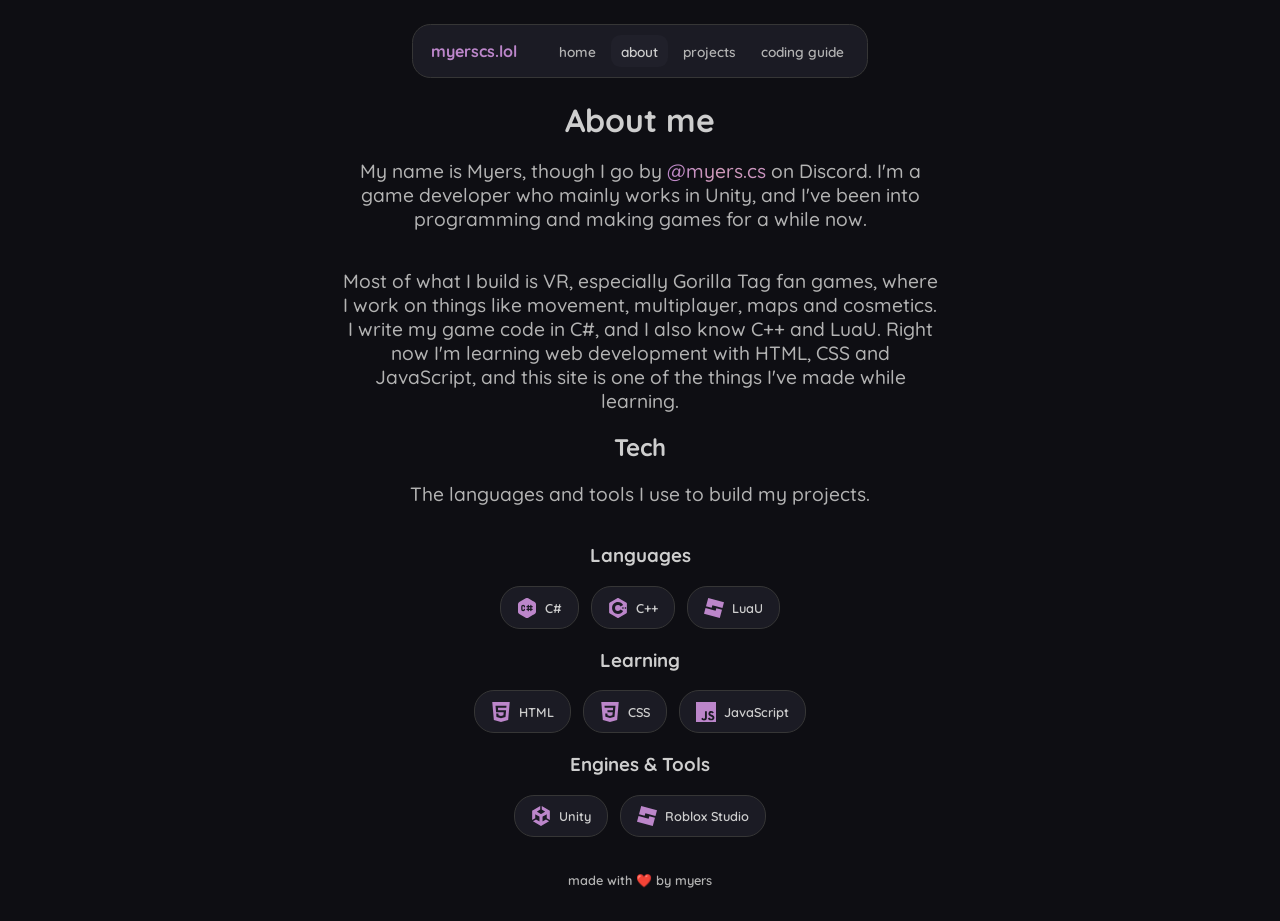
<file: about.html>
<!doctype html>
<html lang="en">
  <head>
    <meta charset="UTF-8" />
    <meta name="viewport" content="width=device-width, initial-scale=1.0" />
    <title>myerscs.lol - about</title>
    <link rel="icon" href="data:image/svg+xml,<svg xmlns='http://www.w3.org/2000/svg' viewBox='0 0 32 32'><rect width='32' height='32' rx='8' fill='%231b1b24'/><text x='16' y='23' font-family='sans-serif' font-weight='700' font-size='20' text-anchor='middle' fill='%23bc86ca'>m</text></svg>" />
    <link rel="stylesheet" href="style.css" />
  </head>
  <body data-page="about">
    <nav class="navbar" id="navbar"></nav>
    <main class="page-transition">
      <div class="centered">
        <h1 style="margin-bottom: 0">About me</h1>
        <p>
          My name is Myers, though I go by
          <span class="accent-gradient">@myers.cs</span> on Discord. I'm a game
          developer who mainly works in Unity, and I've been into programming
          and making games for a while now.
        </p>

        <p>
          Most of what I build is VR, especially Gorilla Tag fan games, where I
          work on things like movement, multiplayer, maps and cosmetics. I write
          my game code in C#, and I also know C++ and LuaU. Right now I'm
          learning web development with HTML, CSS and JavaScript, and this site
          is one of the things I've made while learning.
        </p>

        <h2 style="margin: 0">Tech</h2>
        <p>
          The languages and tools I use to build my projects.
        </p>

        <h3>Languages</h3>
        <div class="link-container">
          <a class="link-button" href="https://learn.microsoft.com/en-us/dotnet/csharp/" target="_blank" rel="noreferrer">
            <div class="link-icon" data-icon="csharp"></div>
            <div class="link-text-container">
              <span class="link-text-upper"></span>
              <span class="link-text-lower">C#</span>
            </div>
          </a>
          <a class="link-button" href="https://isocpp.org" target="_blank" rel="noreferrer">
            <div class="link-icon" data-icon="cplusplus"></div>
            <div class="link-text-container">
              <span class="link-text-upper"></span>
              <span class="link-text-lower">C++</span>
            </div>
          </a>
          <a class="link-button" href="https://luau.org" target="_blank" rel="noreferrer">
            <div class="link-icon" data-icon="robloxstudio"></div>
            <div class="link-text-container">
              <span class="link-text-upper"></span>
              <span class="link-text-lower">LuaU</span>
            </div>
          </a>
        </div>

        <h3>Learning</h3>
        <div class="link-container">
          <a class="link-button" href="https://developer.mozilla.org/en-US/docs/Web/HTML" target="_blank" rel="noreferrer">
            <div class="link-icon" data-icon="html5"></div>
            <div class="link-text-container">
              <span class="link-text-upper"></span>
              <span class="link-text-lower">HTML</span>
            </div>
          </a>
          <a class="link-button" href="https://developer.mozilla.org/en-US/docs/Web/CSS" target="_blank" rel="noreferrer">
            <div class="link-icon" data-icon="css3"></div>
            <div class="link-text-container">
              <span class="link-text-upper"></span>
              <span class="link-text-lower">CSS</span>
            </div>
          </a>
          <a class="link-button" href="https://developer.mozilla.org/en-US/docs/Web/JavaScript" target="_blank" rel="noreferrer">
            <div class="link-icon" data-icon="javascript"></div>
            <div class="link-text-container">
              <span class="link-text-upper"></span>
              <span class="link-text-lower">JavaScript</span>
            </div>
          </a>
        </div>

        <h3>Engines & Tools</h3>
        <div class="link-container">
          <a class="link-button" href="https://unity.com" target="_blank" rel="noreferrer">
            <div class="link-icon" data-icon="unity"></div>
            <div class="link-text-container">
              <span class="link-text-upper"></span>
              <span class="link-text-lower">Unity</span>
            </div>
          </a>
          <a class="link-button" href="https://create.roblox.com" target="_blank" rel="noreferrer">
            <div class="link-icon" data-icon="robloxstudio"></div>
            <div class="link-text-container">
              <span class="link-text-upper"></span>
              <span class="link-text-lower">Roblox Studio</span>
            </div>
          </a>
        </div>
      </div>
    </main>
    <footer class="footer" id="footer"></footer>
    <script src="main.js"></script>
  </body>
</html>
</file>
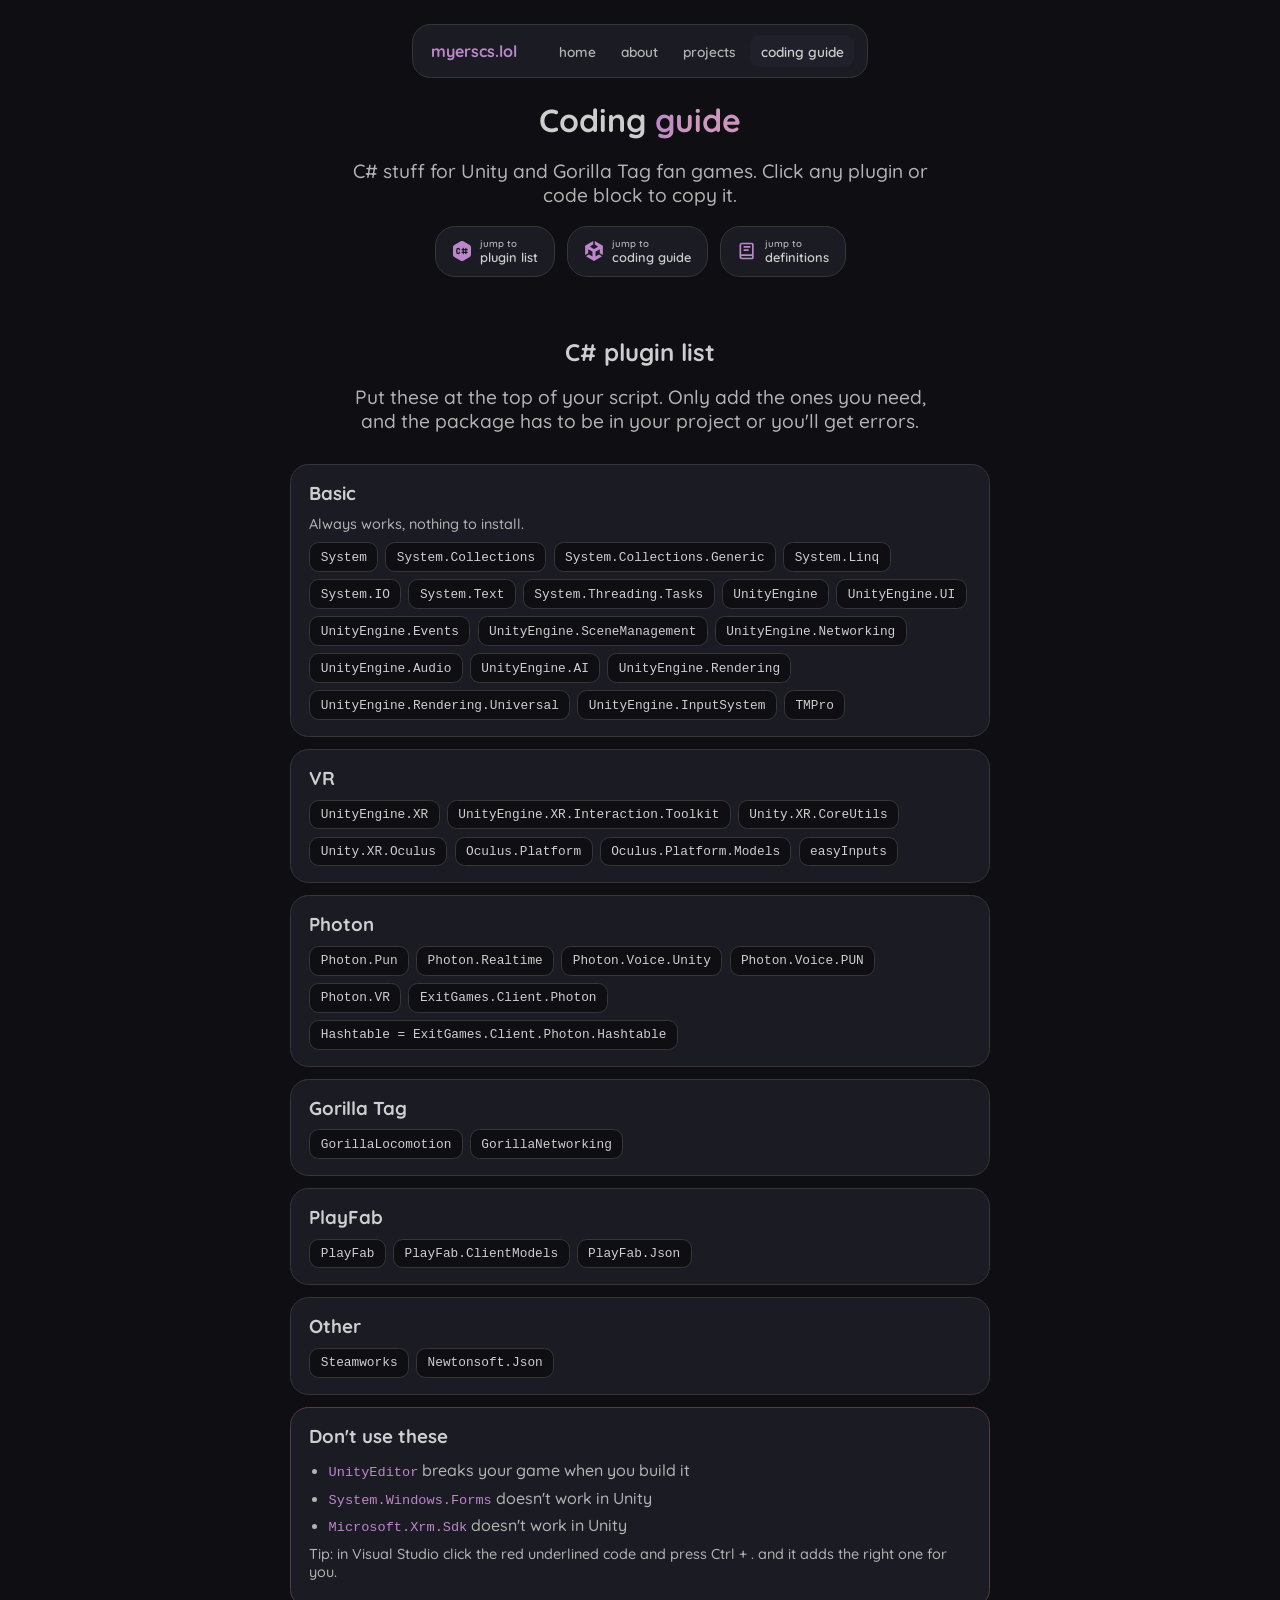
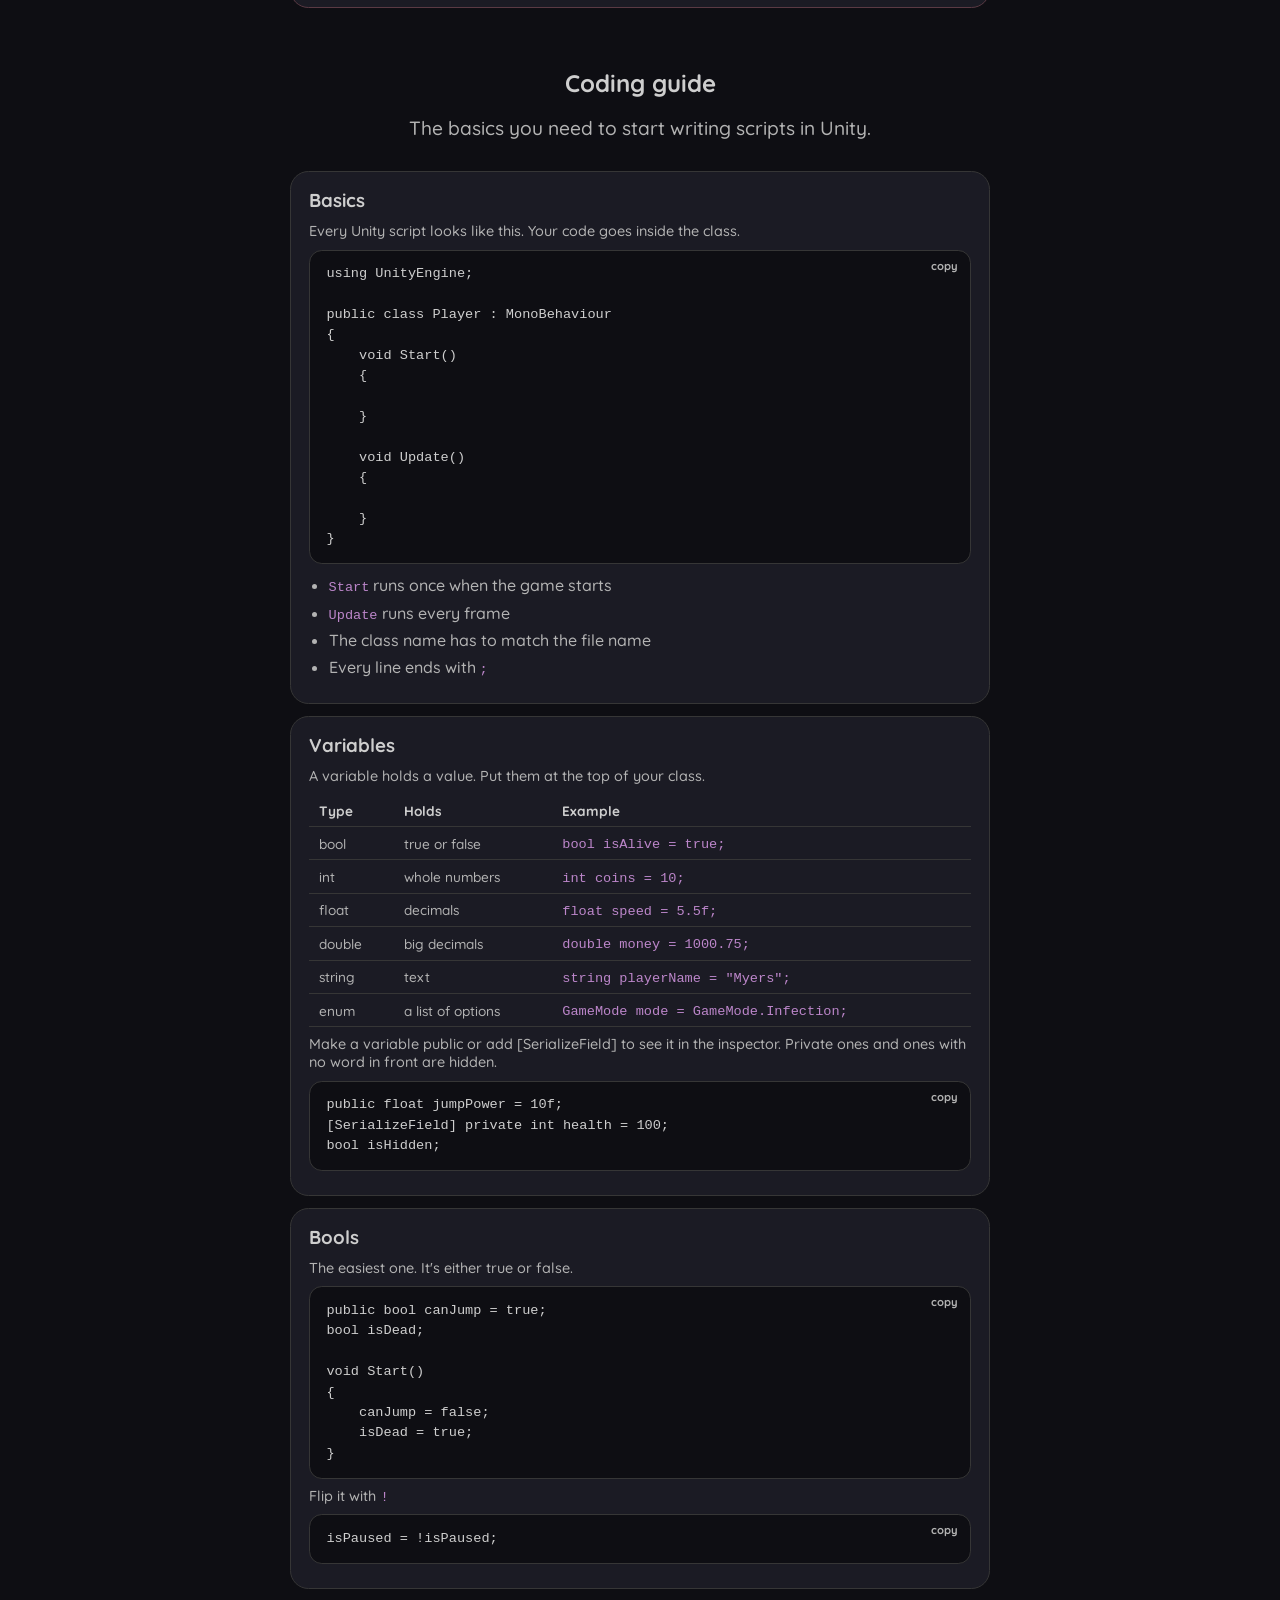
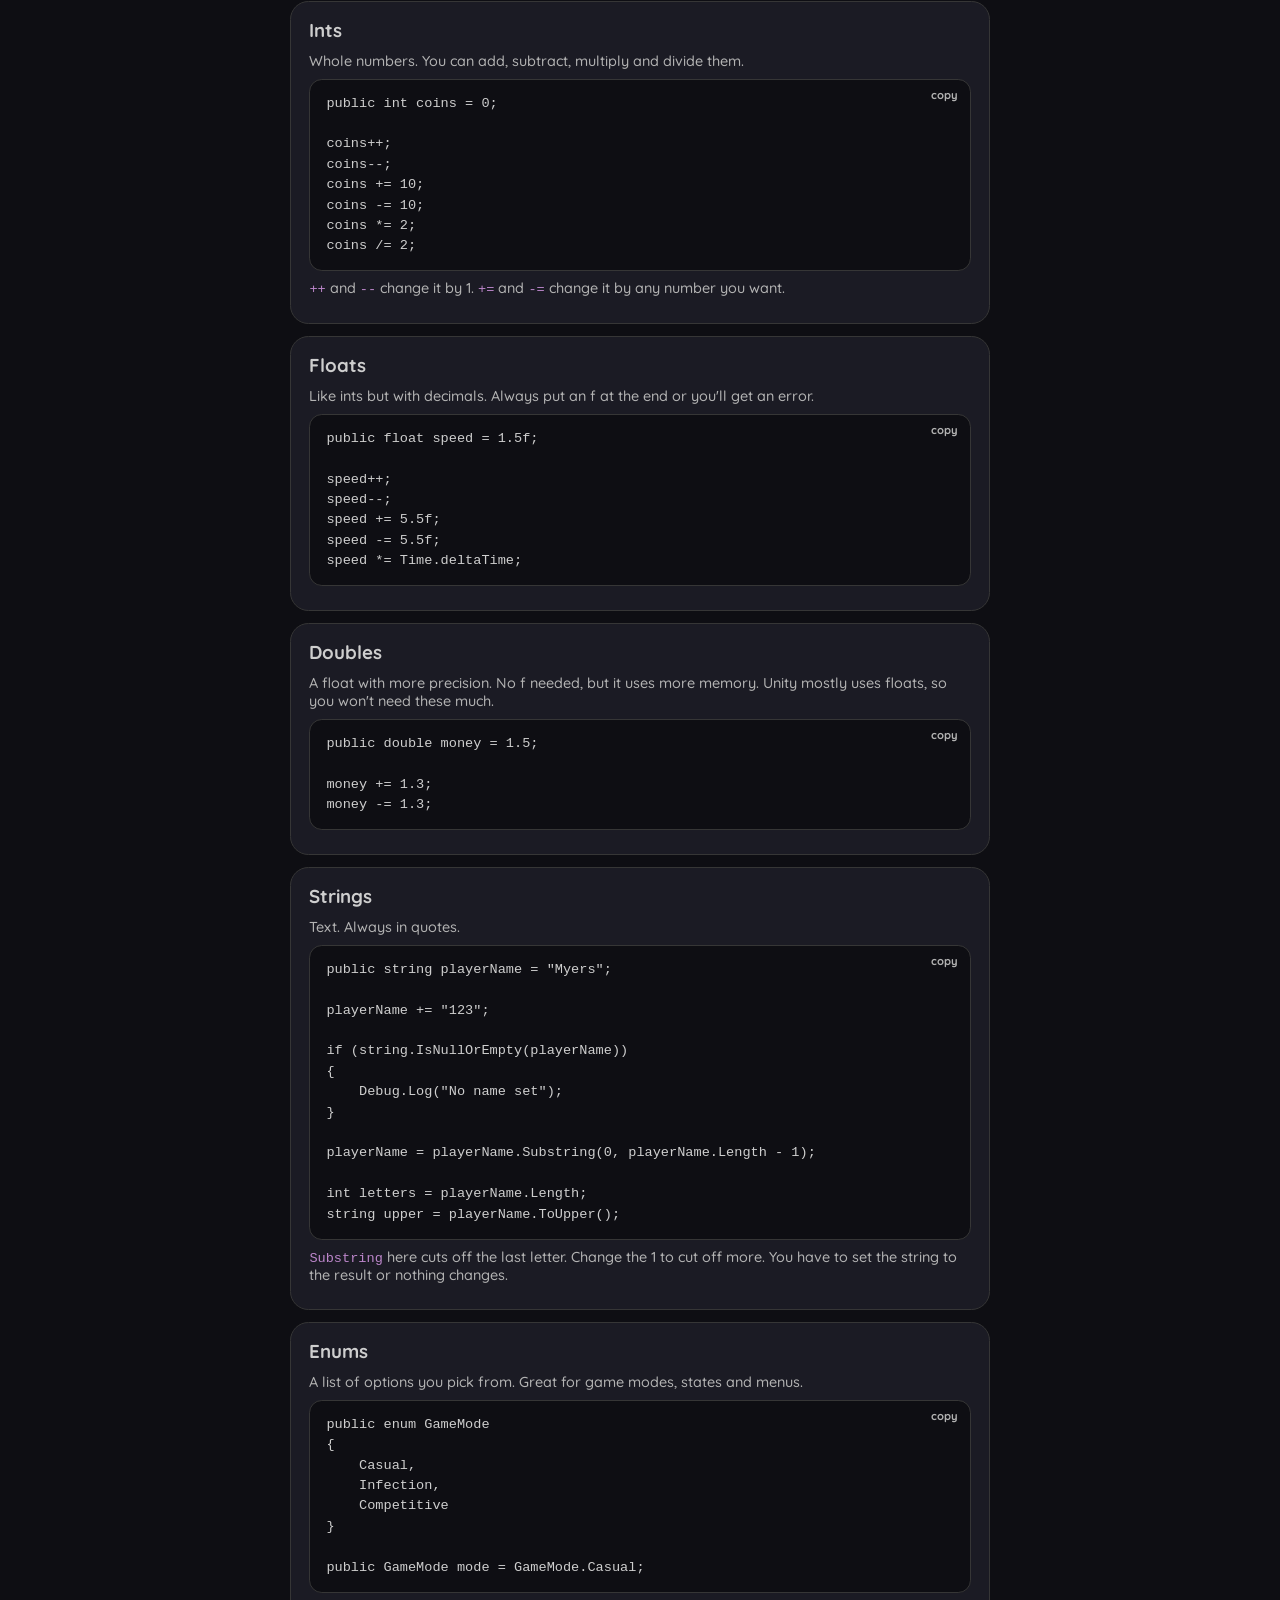
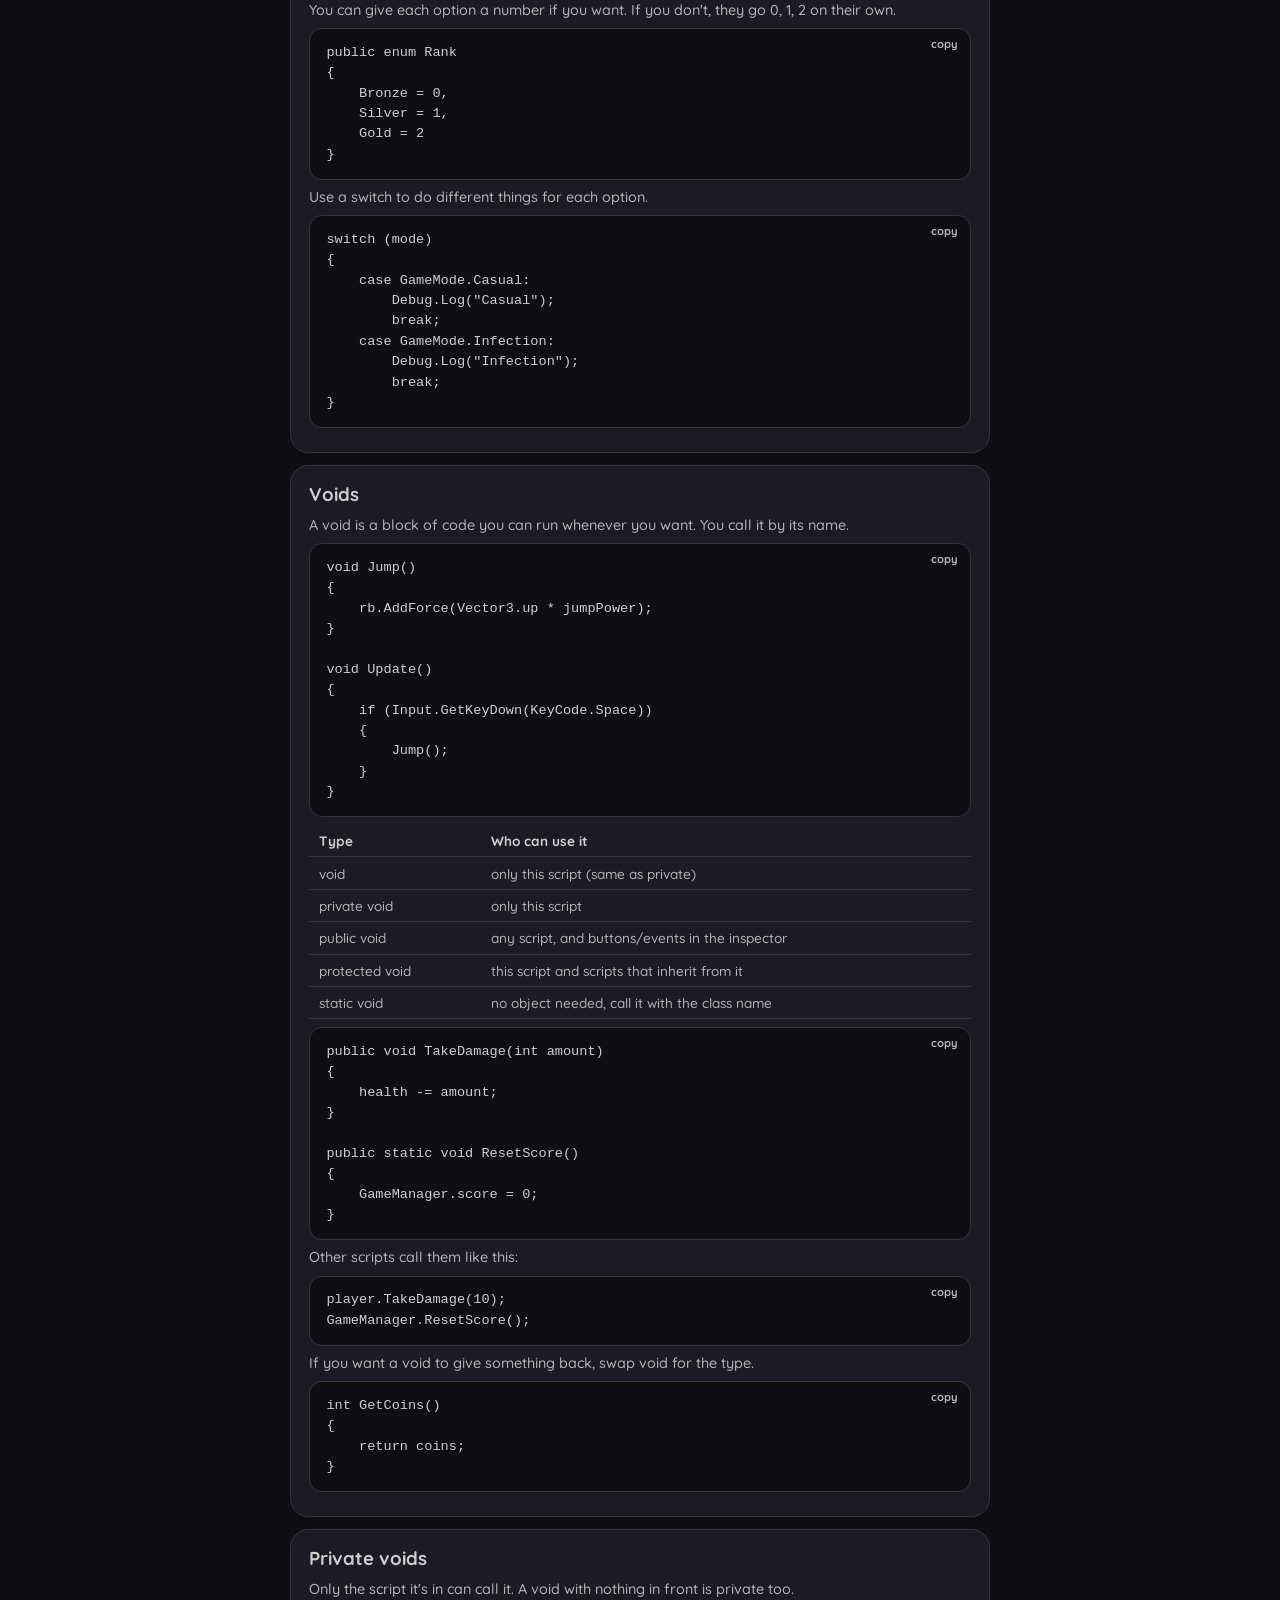
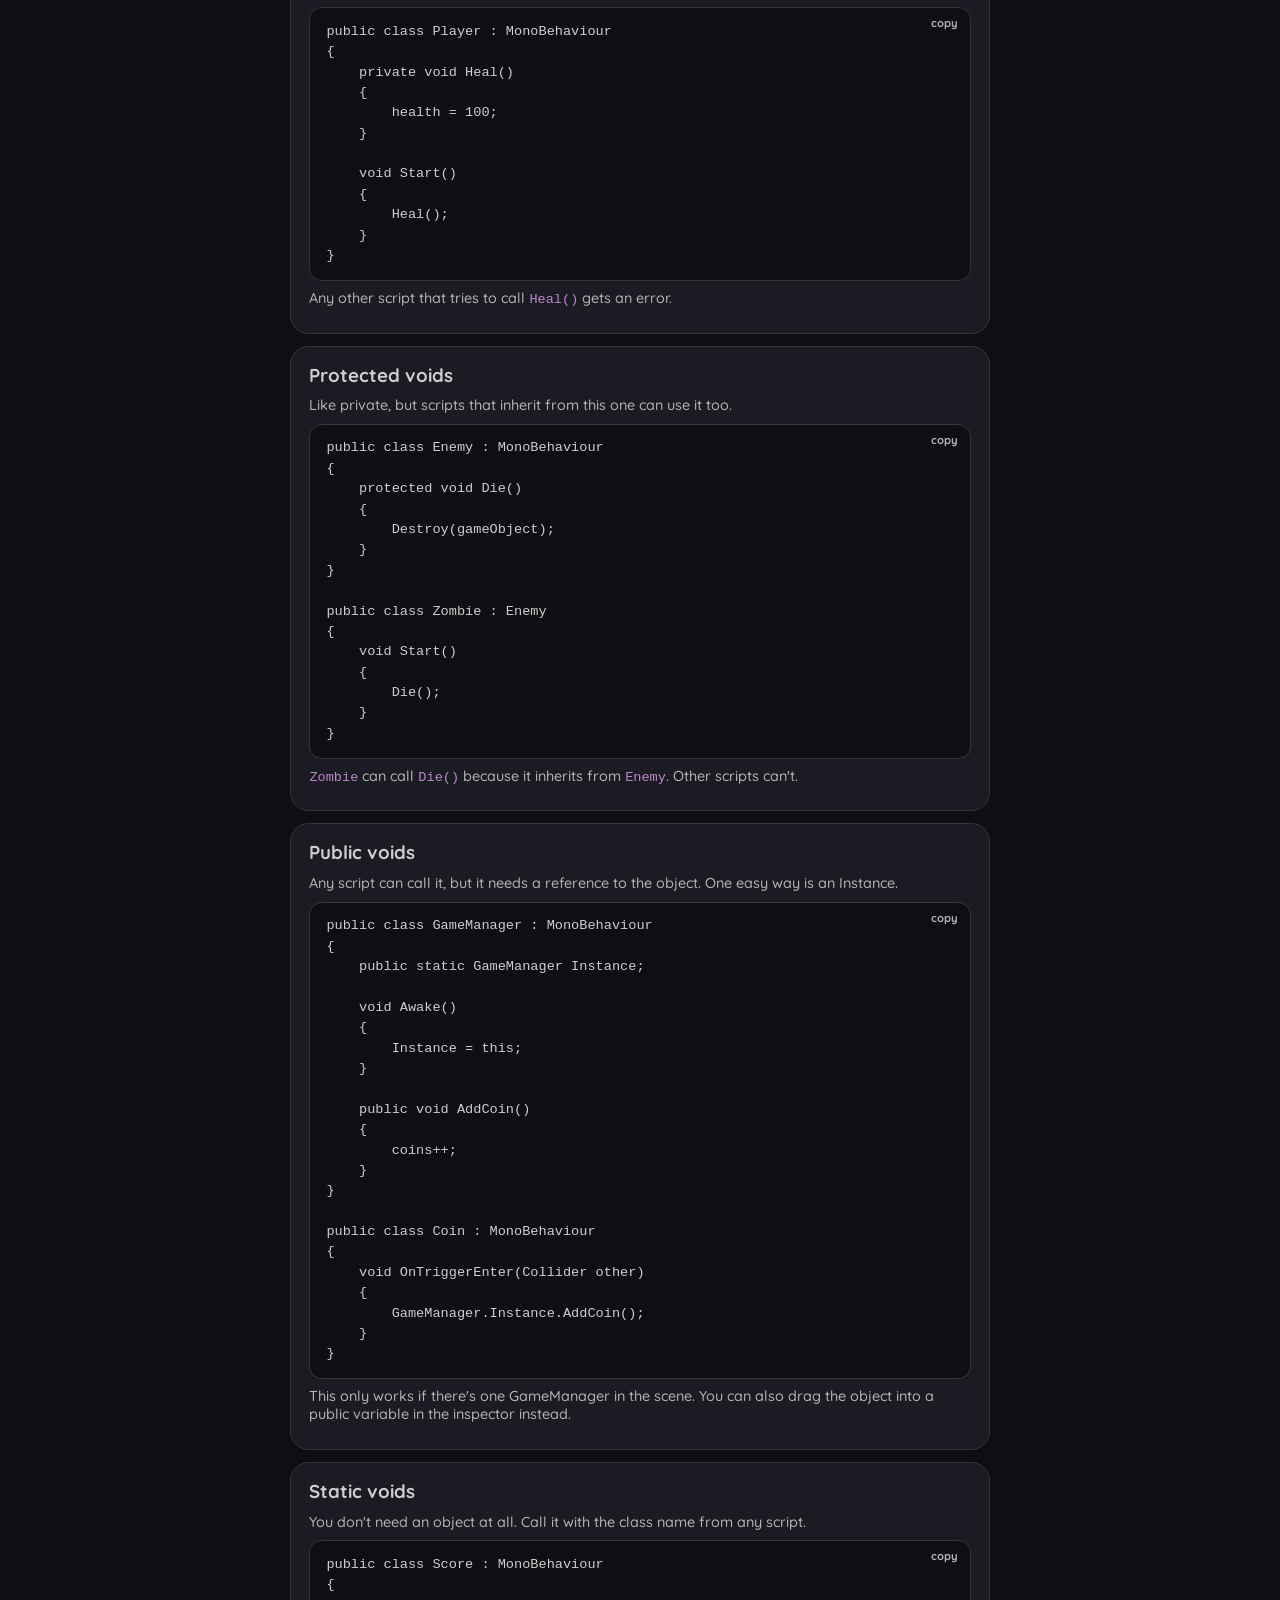
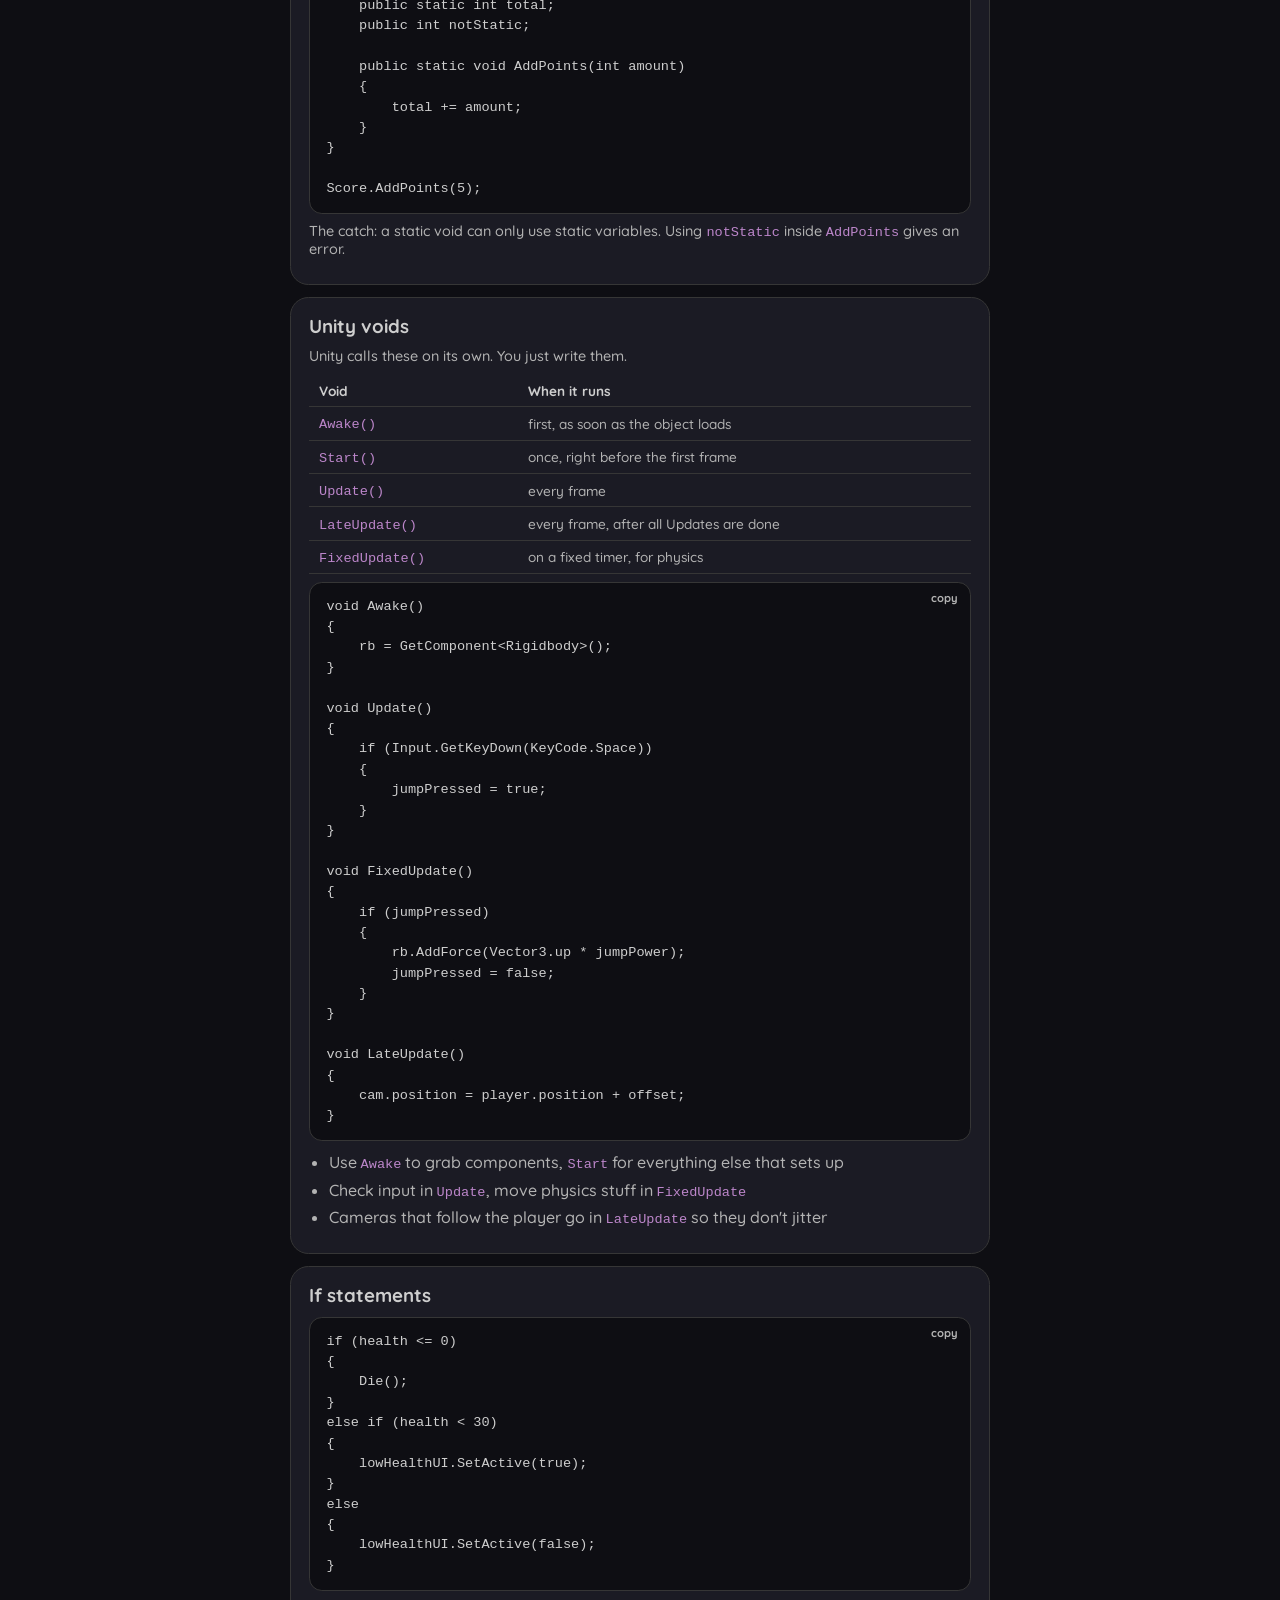
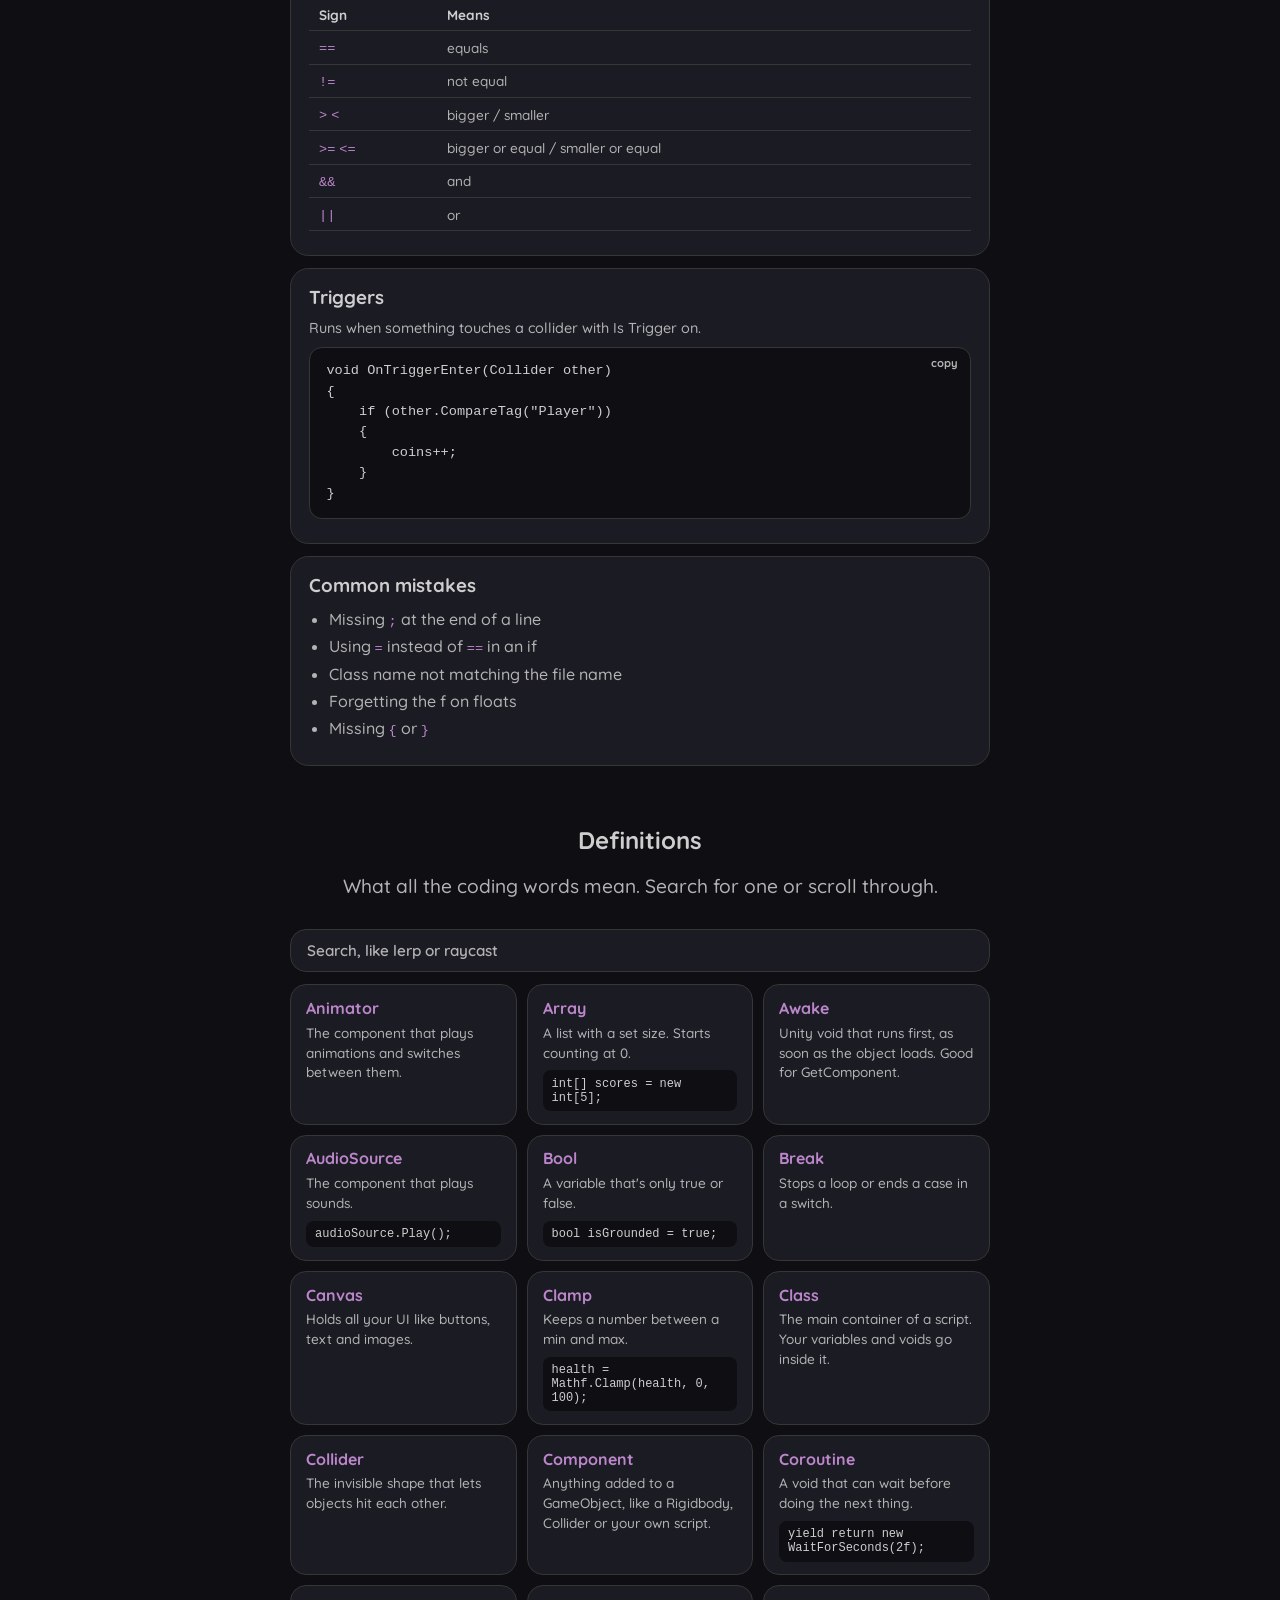
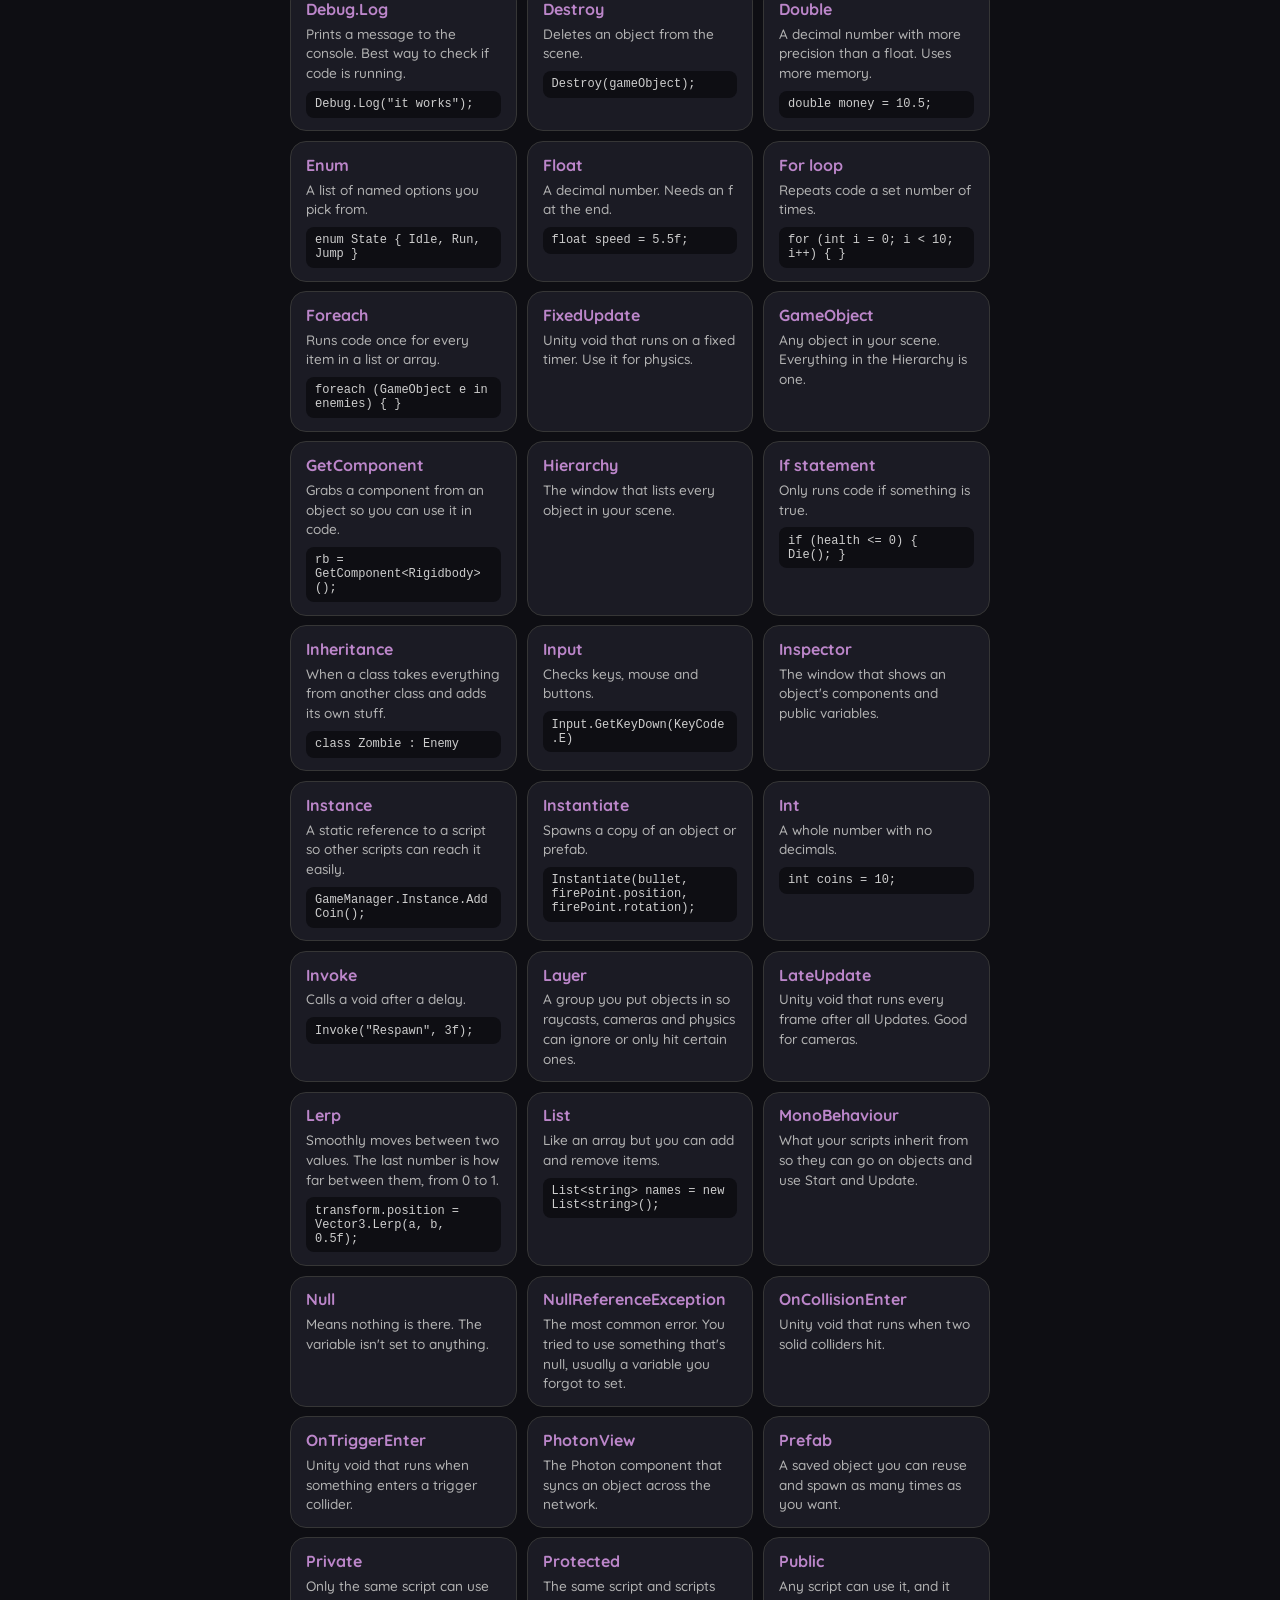
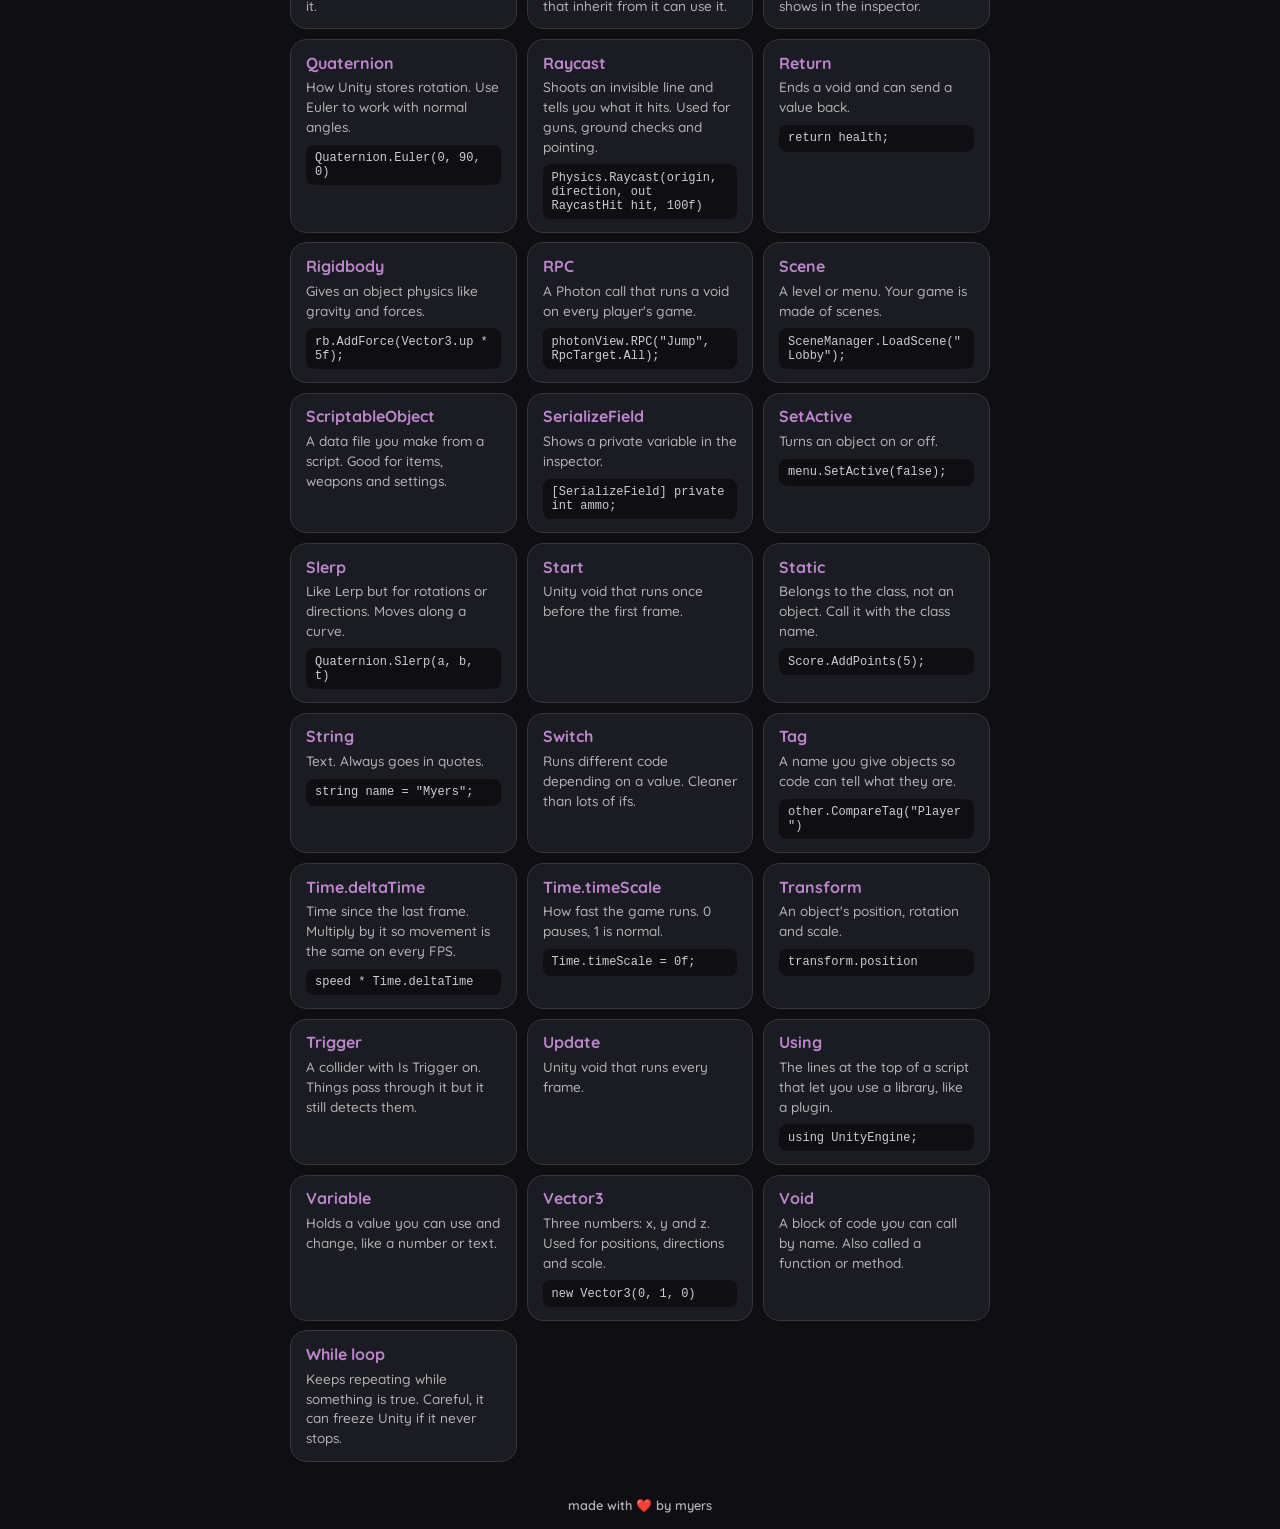
<file: guide.html>
<!doctype html>
<html lang="en">
  <head>
    <meta charset="UTF-8" />
    <meta name="viewport" content="width=device-width, initial-scale=1.0" />
    <title>myerscs.lol - coding guide</title>
    <link rel="icon" href="data:image/svg+xml,<svg xmlns='http://www.w3.org/2000/svg' viewBox='0 0 32 32'><rect width='32' height='32' rx='8' fill='%231b1b24'/><text x='16' y='23' font-family='sans-serif' font-weight='700' font-size='20' text-anchor='middle' fill='%23bc86ca'>m</text></svg>" />
    <link rel="stylesheet" href="style.css" />
  </head>
  <body data-page="coding guide">
    <nav class="navbar" id="navbar"></nav>
    <main class="page-transition">
      <div class="centered">
        <h1 style="margin-bottom: 0">Coding <span class="accent-gradient">guide</span></h1>
        <p>C# stuff for Unity and Gorilla Tag fan games. Click any plugin or code block to copy it.</p>

        <div class="link-container">
          <a class="link-button" href="#plugins">
            <div class="link-icon" data-icon="csharp"></div>
            <div class="link-text-container">
              <span class="link-text-upper">jump to</span>
              <span class="link-text-lower">plugin list</span>
            </div>
          </a>
          <a class="link-button" href="#guide">
            <div class="link-icon" data-icon="unity"></div>
            <div class="link-text-container">
              <span class="link-text-upper">jump to</span>
              <span class="link-text-lower">coding guide</span>
            </div>
          </a>
          <a class="link-button" href="#definitions">
            <div class="link-icon" data-icon="book"></div>
            <div class="link-text-container">
              <span class="link-text-upper">jump to</span>
              <span class="link-text-lower">definitions</span>
            </div>
          </a>
        </div>

        <section class="guide-section" id="plugins">
          <h2>C# plugin list</h2>
          <p>Put these at the top of your script. Only add the ones you need, and the package has to be in your project or you'll get errors.</p>

          <div class="guide-card">
            <h3>Basic</h3>
            <p class="guide-note">Always works, nothing to install.</p>
            <div class="plugin-grid">
              <button class="plugin" type="button">System</button>
              <button class="plugin" type="button">System.Collections</button>
              <button class="plugin" type="button">System.Collections.Generic</button>
              <button class="plugin" type="button">System.Linq</button>
              <button class="plugin" type="button">System.IO</button>
              <button class="plugin" type="button">System.Text</button>
              <button class="plugin" type="button">System.Threading.Tasks</button>
              <button class="plugin" type="button">UnityEngine</button>
              <button class="plugin" type="button">UnityEngine.UI</button>
              <button class="plugin" type="button">UnityEngine.Events</button>
              <button class="plugin" type="button">UnityEngine.SceneManagement</button>
              <button class="plugin" type="button">UnityEngine.Networking</button>
              <button class="plugin" type="button">UnityEngine.Audio</button>
              <button class="plugin" type="button">UnityEngine.AI</button>
              <button class="plugin" type="button">UnityEngine.Rendering</button>
              <button class="plugin" type="button">UnityEngine.Rendering.Universal</button>
              <button class="plugin" type="button">UnityEngine.InputSystem</button>
              <button class="plugin" type="button">TMPro</button>
            </div>
          </div>

          <div class="guide-card">
            <h3>VR</h3>
            <div class="plugin-grid">
              <button class="plugin" type="button">UnityEngine.XR</button>
              <button class="plugin" type="button">UnityEngine.XR.Interaction.Toolkit</button>
              <button class="plugin" type="button">Unity.XR.CoreUtils</button>
              <button class="plugin" type="button">Unity.XR.Oculus</button>
              <button class="plugin" type="button">Oculus.Platform</button>
              <button class="plugin" type="button">Oculus.Platform.Models</button>
              <button class="plugin" type="button">easyInputs</button>
            </div>
          </div>

          <div class="guide-card">
            <h3>Photon</h3>
            <div class="plugin-grid">
              <button class="plugin" type="button">Photon.Pun</button>
              <button class="plugin" type="button">Photon.Realtime</button>
              <button class="plugin" type="button">Photon.Voice.Unity</button>
              <button class="plugin" type="button">Photon.Voice.PUN</button>
              <button class="plugin" type="button">Photon.VR</button>
              <button class="plugin" type="button">ExitGames.Client.Photon</button>
              <button class="plugin" type="button">Hashtable = ExitGames.Client.Photon.Hashtable</button>
            </div>
          </div>

          <div class="guide-card">
            <h3>Gorilla Tag</h3>
            <div class="plugin-grid">
              <button class="plugin" type="button">GorillaLocomotion</button>
              <button class="plugin" type="button">GorillaNetworking</button>
            </div>
          </div>

          <div class="guide-card">
            <h3>PlayFab</h3>
            <div class="plugin-grid">
              <button class="plugin" type="button">PlayFab</button>
              <button class="plugin" type="button">PlayFab.ClientModels</button>
              <button class="plugin" type="button">PlayFab.Json</button>
            </div>
          </div>

          <div class="guide-card">
            <h3>Other</h3>
            <div class="plugin-grid">
              <button class="plugin" type="button">Steamworks</button>
              <button class="plugin" type="button">Newtonsoft.Json</button>
            </div>
          </div>

          <div class="guide-card guide-card-warning">
            <h3>Don't use these</h3>
            <ul>
              <li><code>UnityEditor</code> breaks your game when you build it</li>
              <li><code>System.Windows.Forms</code> doesn't work in Unity</li>
              <li><code>Microsoft.Xrm.Sdk</code> doesn't work in Unity</li>
            </ul>
            <p class="guide-note">Tip: in Visual Studio click the red underlined code and press Ctrl + . and it adds the right one for you.</p>
          </div>
        </section>

        <section class="guide-section" id="guide">
          <h2>Coding guide</h2>
          <p>The basics you need to start writing scripts in Unity.</p>

          <div class="guide-card">
            <h3>Basics</h3>
            <p class="guide-note">Every Unity script looks like this. Your code goes inside the class.</p>
<pre class="code"><code>using UnityEngine;

public class Player : MonoBehaviour
{
    void Start()
    {

    }

    void Update()
    {

    }
}</code></pre>
            <ul>
              <li><code>Start</code> runs once when the game starts</li>
              <li><code>Update</code> runs every frame</li>
              <li>The class name has to match the file name</li>
              <li>Every line ends with <code>;</code></li>
            </ul>
          </div>

          <div class="guide-card">
            <h3>Variables</h3>
            <p class="guide-note">A variable holds a value. Put them at the top of your class.</p>
            <table class="guide-table">
              <tr><th>Type</th><th>Holds</th><th>Example</th></tr>
              <tr><td>bool</td><td>true or false</td><td><code>bool isAlive = true;</code></td></tr>
              <tr><td>int</td><td>whole numbers</td><td><code>int coins = 10;</code></td></tr>
              <tr><td>float</td><td>decimals</td><td><code>float speed = 5.5f;</code></td></tr>
              <tr><td>double</td><td>big decimals</td><td><code>double money = 1000.75;</code></td></tr>
              <tr><td>string</td><td>text</td><td><code>string playerName = "Myers";</code></td></tr>
              <tr><td>enum</td><td>a list of options</td><td><code>GameMode mode = GameMode.Infection;</code></td></tr>
            </table>
            <p class="guide-note">Make a variable public or add [SerializeField] to see it in the inspector. Private ones and ones with no word in front are hidden.</p>
<pre class="code"><code>public float jumpPower = 10f;
[SerializeField] private int health = 100;
bool isHidden;</code></pre>
          </div>

          <div class="guide-card">
            <h3>Bools</h3>
            <p class="guide-note">The easiest one. It's either true or false.</p>
<pre class="code"><code>public bool canJump = true;
bool isDead;

void Start()
{
    canJump = false;
    isDead = true;
}</code></pre>
            <p class="guide-note">Flip it with <code>!</code></p>
<pre class="code"><code>isPaused = !isPaused;</code></pre>
          </div>

          <div class="guide-card">
            <h3>Ints</h3>
            <p class="guide-note">Whole numbers. You can add, subtract, multiply and divide them.</p>
<pre class="code"><code>public int coins = 0;

coins++;
coins--;
coins += 10;
coins -= 10;
coins *= 2;
coins /= 2;</code></pre>
            <p class="guide-note"><code>++</code> and <code>--</code> change it by 1. <code>+=</code> and <code>-=</code> change it by any number you want.</p>
          </div>

          <div class="guide-card">
            <h3>Floats</h3>
            <p class="guide-note">Like ints but with decimals. Always put an f at the end or you'll get an error.</p>
<pre class="code"><code>public float speed = 1.5f;

speed++;
speed--;
speed += 5.5f;
speed -= 5.5f;
speed *= Time.deltaTime;</code></pre>
          </div>

          <div class="guide-card">
            <h3>Doubles</h3>
            <p class="guide-note">A float with more precision. No f needed, but it uses more memory. Unity mostly uses floats, so you won't need these much.</p>
<pre class="code"><code>public double money = 1.5;

money += 1.3;
money -= 1.3;</code></pre>
          </div>

          <div class="guide-card">
            <h3>Strings</h3>
            <p class="guide-note">Text. Always in quotes.</p>
<pre class="code"><code>public string playerName = "Myers";

playerName += "123";

if (string.IsNullOrEmpty(playerName))
{
    Debug.Log("No name set");
}

playerName = playerName.Substring(0, playerName.Length - 1);

int letters = playerName.Length;
string upper = playerName.ToUpper();</code></pre>
            <p class="guide-note"><code>Substring</code> here cuts off the last letter. Change the 1 to cut off more. You have to set the string to the result or nothing changes.</p>
          </div>

          <div class="guide-card">
            <h3>Enums</h3>
            <p class="guide-note">A list of options you pick from. Great for game modes, states and menus.</p>
<pre class="code"><code>public enum GameMode
{
    Casual,
    Infection,
    Competitive
}

public GameMode mode = GameMode.Casual;</code></pre>
            <p class="guide-note">You can give each option a number if you want. If you don't, they go 0, 1, 2 on their own.</p>
<pre class="code"><code>public enum Rank
{
    Bronze = 0,
    Silver = 1,
    Gold = 2
}</code></pre>
            <p class="guide-note">Use a switch to do different things for each option.</p>
<pre class="code"><code>switch (mode)
{
    case GameMode.Casual:
        Debug.Log("Casual");
        break;
    case GameMode.Infection:
        Debug.Log("Infection");
        break;
}</code></pre>
          </div>

          <div class="guide-card">
            <h3>Voids</h3>
            <p class="guide-note">A void is a block of code you can run whenever you want. You call it by its name.</p>
<pre class="code"><code>void Jump()
{
    rb.AddForce(Vector3.up * jumpPower);
}

void Update()
{
    if (Input.GetKeyDown(KeyCode.Space))
    {
        Jump();
    }
}</code></pre>
            <table class="guide-table">
              <tr><th>Type</th><th>Who can use it</th></tr>
              <tr><td>void</td><td>only this script (same as private)</td></tr>
              <tr><td>private void</td><td>only this script</td></tr>
              <tr><td>public void</td><td>any script, and buttons/events in the inspector</td></tr>
              <tr><td>protected void</td><td>this script and scripts that inherit from it</td></tr>
              <tr><td>static void</td><td>no object needed, call it with the class name</td></tr>
            </table>
<pre class="code"><code>public void TakeDamage(int amount)
{
    health -= amount;
}

public static void ResetScore()
{
    GameManager.score = 0;
}</code></pre>
            <p class="guide-note">Other scripts call them like this:</p>
<pre class="code"><code>player.TakeDamage(10);
GameManager.ResetScore();</code></pre>
            <p class="guide-note">If you want a void to give something back, swap void for the type.</p>
<pre class="code"><code>int GetCoins()
{
    return coins;
}</code></pre>
          </div>

          <div class="guide-card">
            <h3>Private voids</h3>
            <p class="guide-note">Only the script it's in can call it. A void with nothing in front is private too.</p>
<pre class="code"><code>public class Player : MonoBehaviour
{
    private void Heal()
    {
        health = 100;
    }

    void Start()
    {
        Heal();
    }
}</code></pre>
            <p class="guide-note">Any other script that tries to call <code>Heal()</code> gets an error.</p>
          </div>

          <div class="guide-card">
            <h3>Protected voids</h3>
            <p class="guide-note">Like private, but scripts that inherit from this one can use it too.</p>
<pre class="code"><code>public class Enemy : MonoBehaviour
{
    protected void Die()
    {
        Destroy(gameObject);
    }
}

public class Zombie : Enemy
{
    void Start()
    {
        Die();
    }
}</code></pre>
            <p class="guide-note"><code>Zombie</code> can call <code>Die()</code> because it inherits from <code>Enemy</code>. Other scripts can't.</p>
          </div>

          <div class="guide-card">
            <h3>Public voids</h3>
            <p class="guide-note">Any script can call it, but it needs a reference to the object. One easy way is an Instance.</p>
<pre class="code"><code>public class GameManager : MonoBehaviour
{
    public static GameManager Instance;

    void Awake()
    {
        Instance = this;
    }

    public void AddCoin()
    {
        coins++;
    }
}

public class Coin : MonoBehaviour
{
    void OnTriggerEnter(Collider other)
    {
        GameManager.Instance.AddCoin();
    }
}</code></pre>
            <p class="guide-note">This only works if there's one GameManager in the scene. You can also drag the object into a public variable in the inspector instead.</p>
          </div>

          <div class="guide-card">
            <h3>Static voids</h3>
            <p class="guide-note">You don't need an object at all. Call it with the class name from any script.</p>
<pre class="code"><code>public class Score : MonoBehaviour
{
    public static int total;
    public int notStatic;

    public static void AddPoints(int amount)
    {
        total += amount;
    }
}

Score.AddPoints(5);</code></pre>
            <p class="guide-note">The catch: a static void can only use static variables. Using <code>notStatic</code> inside <code>AddPoints</code> gives an error.</p>
          </div>

          <div class="guide-card">
            <h3>Unity voids</h3>
            <p class="guide-note">Unity calls these on its own. You just write them.</p>
            <table class="guide-table">
              <tr><th>Void</th><th>When it runs</th></tr>
              <tr><td><code>Awake()</code></td><td>first, as soon as the object loads</td></tr>
              <tr><td><code>Start()</code></td><td>once, right before the first frame</td></tr>
              <tr><td><code>Update()</code></td><td>every frame</td></tr>
              <tr><td><code>LateUpdate()</code></td><td>every frame, after all Updates are done</td></tr>
              <tr><td><code>FixedUpdate()</code></td><td>on a fixed timer, for physics</td></tr>
            </table>
<pre class="code"><code>void Awake()
{
    rb = GetComponent&lt;Rigidbody&gt;();
}

void Update()
{
    if (Input.GetKeyDown(KeyCode.Space))
    {
        jumpPressed = true;
    }
}

void FixedUpdate()
{
    if (jumpPressed)
    {
        rb.AddForce(Vector3.up * jumpPower);
        jumpPressed = false;
    }
}

void LateUpdate()
{
    cam.position = player.position + offset;
}</code></pre>
            <ul>
              <li>Use <code>Awake</code> to grab components, <code>Start</code> for everything else that sets up</li>
              <li>Check input in <code>Update</code>, move physics stuff in <code>FixedUpdate</code></li>
              <li>Cameras that follow the player go in <code>LateUpdate</code> so they don't jitter</li>
            </ul>
          </div>

          <div class="guide-card">
            <h3>If statements</h3>
<pre class="code"><code>if (health &lt;= 0)
{
    Die();
}
else if (health &lt; 30)
{
    lowHealthUI.SetActive(true);
}
else
{
    lowHealthUI.SetActive(false);
}</code></pre>
            <table class="guide-table">
              <tr><th>Sign</th><th>Means</th></tr>
              <tr><td><code>==</code></td><td>equals</td></tr>
              <tr><td><code>!=</code></td><td>not equal</td></tr>
              <tr><td><code>&gt;</code> <code>&lt;</code></td><td>bigger / smaller</td></tr>
              <tr><td><code>&gt;=</code> <code>&lt;=</code></td><td>bigger or equal / smaller or equal</td></tr>
              <tr><td><code>&amp;&amp;</code></td><td>and</td></tr>
              <tr><td><code>||</code></td><td>or</td></tr>
            </table>
          </div>

          <div class="guide-card">
            <h3>Triggers</h3>
            <p class="guide-note">Runs when something touches a collider with Is Trigger on.</p>
<pre class="code"><code>void OnTriggerEnter(Collider other)
{
    if (other.CompareTag("Player"))
    {
        coins++;
    }
}</code></pre>
          </div>

          <div class="guide-card">
            <h3>Common mistakes</h3>
            <ul>
              <li>Missing <code>;</code> at the end of a line</li>
              <li>Using <code>=</code> instead of <code>==</code> in an if</li>
              <li>Class name not matching the file name</li>
              <li>Forgetting the f on floats</li>
              <li>Missing <code>{</code> or <code>}</code></li>
            </ul>
          </div>
        </section>

        <section class="guide-section" id="definitions">
          <h2>Definitions</h2>
          <p>What all the coding words mean. Search for one or scroll through.</p>
          <input class="def-search" id="def-search" type="search" placeholder="Search, like lerp or raycast" autocomplete="off" />
          <p class="project-empty def-none" id="def-none" hidden>Nothing found.</p>

          <div class="def-grid" id="def-grid">
            <div class="def"><h4>Animator</h4><p>The component that plays animations and switches between them.</p></div>
            <div class="def"><h4>Array</h4><p>A list with a set size. Starts counting at 0.</p><code>int[] scores = new int[5];</code></div>
            <div class="def"><h4>Awake</h4><p>Unity void that runs first, as soon as the object loads. Good for GetComponent.</p></div>
            <div class="def"><h4>AudioSource</h4><p>The component that plays sounds.</p><code>audioSource.Play();</code></div>
            <div class="def"><h4>Bool</h4><p>A variable that's only true or false.</p><code>bool isGrounded = true;</code></div>
            <div class="def"><h4>Break</h4><p>Stops a loop or ends a case in a switch.</p></div>
            <div class="def"><h4>Canvas</h4><p>Holds all your UI like buttons, text and images.</p></div>
            <div class="def"><h4>Clamp</h4><p>Keeps a number between a min and max.</p><code>health = Mathf.Clamp(health, 0, 100);</code></div>
            <div class="def"><h4>Class</h4><p>The main container of a script. Your variables and voids go inside it.</p></div>
            <div class="def"><h4>Collider</h4><p>The invisible shape that lets objects hit each other.</p></div>
            <div class="def"><h4>Component</h4><p>Anything added to a GameObject, like a Rigidbody, Collider or your own script.</p></div>
            <div class="def"><h4>Coroutine</h4><p>A void that can wait before doing the next thing.</p><code>yield return new WaitForSeconds(2f);</code></div>
            <div class="def"><h4>Debug.Log</h4><p>Prints a message to the console. Best way to check if code is running.</p><code>Debug.Log("it works");</code></div>
            <div class="def"><h4>Destroy</h4><p>Deletes an object from the scene.</p><code>Destroy(gameObject);</code></div>
            <div class="def"><h4>Double</h4><p>A decimal number with more precision than a float. Uses more memory.</p><code>double money = 10.5;</code></div>
            <div class="def"><h4>Enum</h4><p>A list of named options you pick from.</p><code>enum State { Idle, Run, Jump }</code></div>
            <div class="def"><h4>Float</h4><p>A decimal number. Needs an f at the end.</p><code>float speed = 5.5f;</code></div>
            <div class="def"><h4>For loop</h4><p>Repeats code a set number of times.</p><code>for (int i = 0; i &lt; 10; i++) { }</code></div>
            <div class="def"><h4>Foreach</h4><p>Runs code once for every item in a list or array.</p><code>foreach (GameObject e in enemies) { }</code></div>
            <div class="def"><h4>FixedUpdate</h4><p>Unity void that runs on a fixed timer. Use it for physics.</p></div>
            <div class="def"><h4>GameObject</h4><p>Any object in your scene. Everything in the Hierarchy is one.</p></div>
            <div class="def"><h4>GetComponent</h4><p>Grabs a component from an object so you can use it in code.</p><code>rb = GetComponent&lt;Rigidbody&gt;();</code></div>
            <div class="def"><h4>Hierarchy</h4><p>The window that lists every object in your scene.</p></div>
            <div class="def"><h4>If statement</h4><p>Only runs code if something is true.</p><code>if (health &lt;= 0) { Die(); }</code></div>
            <div class="def"><h4>Inheritance</h4><p>When a class takes everything from another class and adds its own stuff.</p><code>class Zombie : Enemy</code></div>
            <div class="def"><h4>Input</h4><p>Checks keys, mouse and buttons.</p><code>Input.GetKeyDown(KeyCode.E)</code></div>
            <div class="def"><h4>Inspector</h4><p>The window that shows an object's components and public variables.</p></div>
            <div class="def"><h4>Instance</h4><p>A static reference to a script so other scripts can reach it easily.</p><code>GameManager.Instance.AddCoin();</code></div>
            <div class="def"><h4>Instantiate</h4><p>Spawns a copy of an object or prefab.</p><code>Instantiate(bullet, firePoint.position, firePoint.rotation);</code></div>
            <div class="def"><h4>Int</h4><p>A whole number with no decimals.</p><code>int coins = 10;</code></div>
            <div class="def"><h4>Invoke</h4><p>Calls a void after a delay.</p><code>Invoke("Respawn", 3f);</code></div>
            <div class="def"><h4>Layer</h4><p>A group you put objects in so raycasts, cameras and physics can ignore or only hit certain ones.</p></div>
            <div class="def"><h4>LateUpdate</h4><p>Unity void that runs every frame after all Updates. Good for cameras.</p></div>
            <div class="def"><h4>Lerp</h4><p>Smoothly moves between two values. The last number is how far between them, from 0 to 1.</p><code>transform.position = Vector3.Lerp(a, b, 0.5f);</code></div>
            <div class="def"><h4>List</h4><p>Like an array but you can add and remove items.</p><code>List&lt;string&gt; names = new List&lt;string&gt;();</code></div>
            <div class="def"><h4>MonoBehaviour</h4><p>What your scripts inherit from so they can go on objects and use Start and Update.</p></div>
            <div class="def"><h4>Null</h4><p>Means nothing is there. The variable isn't set to anything.</p></div>
            <div class="def"><h4>NullReferenceException</h4><p>The most common error. You tried to use something that's null, usually a variable you forgot to set.</p></div>
            <div class="def"><h4>OnCollisionEnter</h4><p>Unity void that runs when two solid colliders hit.</p></div>
            <div class="def"><h4>OnTriggerEnter</h4><p>Unity void that runs when something enters a trigger collider.</p></div>
            <div class="def"><h4>PhotonView</h4><p>The Photon component that syncs an object across the network.</p></div>
            <div class="def"><h4>Prefab</h4><p>A saved object you can reuse and spawn as many times as you want.</p></div>
            <div class="def"><h4>Private</h4><p>Only the same script can use it.</p></div>
            <div class="def"><h4>Protected</h4><p>The same script and scripts that inherit from it can use it.</p></div>
            <div class="def"><h4>Public</h4><p>Any script can use it, and it shows in the inspector.</p></div>
            <div class="def"><h4>Quaternion</h4><p>How Unity stores rotation. Use Euler to work with normal angles.</p><code>Quaternion.Euler(0, 90, 0)</code></div>
            <div class="def"><h4>Raycast</h4><p>Shoots an invisible line and tells you what it hits. Used for guns, ground checks and pointing.</p><code>Physics.Raycast(origin, direction, out RaycastHit hit, 100f)</code></div>
            <div class="def"><h4>Return</h4><p>Ends a void and can send a value back.</p><code>return health;</code></div>
            <div class="def"><h4>Rigidbody</h4><p>Gives an object physics like gravity and forces.</p><code>rb.AddForce(Vector3.up * 5f);</code></div>
            <div class="def"><h4>RPC</h4><p>A Photon call that runs a void on every player's game.</p><code>photonView.RPC("Jump", RpcTarget.All);</code></div>
            <div class="def"><h4>Scene</h4><p>A level or menu. Your game is made of scenes.</p><code>SceneManager.LoadScene("Lobby");</code></div>
            <div class="def"><h4>ScriptableObject</h4><p>A data file you make from a script. Good for items, weapons and settings.</p></div>
            <div class="def"><h4>SerializeField</h4><p>Shows a private variable in the inspector.</p><code>[SerializeField] private int ammo;</code></div>
            <div class="def"><h4>SetActive</h4><p>Turns an object on or off.</p><code>menu.SetActive(false);</code></div>
            <div class="def"><h4>Slerp</h4><p>Like Lerp but for rotations or directions. Moves along a curve.</p><code>Quaternion.Slerp(a, b, t)</code></div>
            <div class="def"><h4>Start</h4><p>Unity void that runs once before the first frame.</p></div>
            <div class="def"><h4>Static</h4><p>Belongs to the class, not an object. Call it with the class name.</p><code>Score.AddPoints(5);</code></div>
            <div class="def"><h4>String</h4><p>Text. Always goes in quotes.</p><code>string name = "Myers";</code></div>
            <div class="def"><h4>Switch</h4><p>Runs different code depending on a value. Cleaner than lots of ifs.</p></div>
            <div class="def"><h4>Tag</h4><p>A name you give objects so code can tell what they are.</p><code>other.CompareTag("Player")</code></div>
            <div class="def"><h4>Time.deltaTime</h4><p>Time since the last frame. Multiply by it so movement is the same on every FPS.</p><code>speed * Time.deltaTime</code></div>
            <div class="def"><h4>Time.timeScale</h4><p>How fast the game runs. 0 pauses, 1 is normal.</p><code>Time.timeScale = 0f;</code></div>
            <div class="def"><h4>Transform</h4><p>An object's position, rotation and scale.</p><code>transform.position</code></div>
            <div class="def"><h4>Trigger</h4><p>A collider with Is Trigger on. Things pass through it but it still detects them.</p></div>
            <div class="def"><h4>Update</h4><p>Unity void that runs every frame.</p></div>
            <div class="def"><h4>Using</h4><p>The lines at the top of a script that let you use a library, like a plugin.</p><code>using UnityEngine;</code></div>
            <div class="def"><h4>Variable</h4><p>Holds a value you can use and change, like a number or text.</p></div>
            <div class="def"><h4>Vector3</h4><p>Three numbers: x, y and z. Used for positions, directions and scale.</p><code>new Vector3(0, 1, 0)</code></div>
            <div class="def"><h4>Void</h4><p>A block of code you can call by name. Also called a function or method.</p></div>
            <div class="def"><h4>While loop</h4><p>Keeps repeating while something is true. Careful, it can freeze Unity if it never stops.</p></div>
          </div>
        </section>
      </div>
    </main>
    <footer class="footer" id="footer"></footer>
    <script src="main.js"></script>
  </body>
</html>
</file>
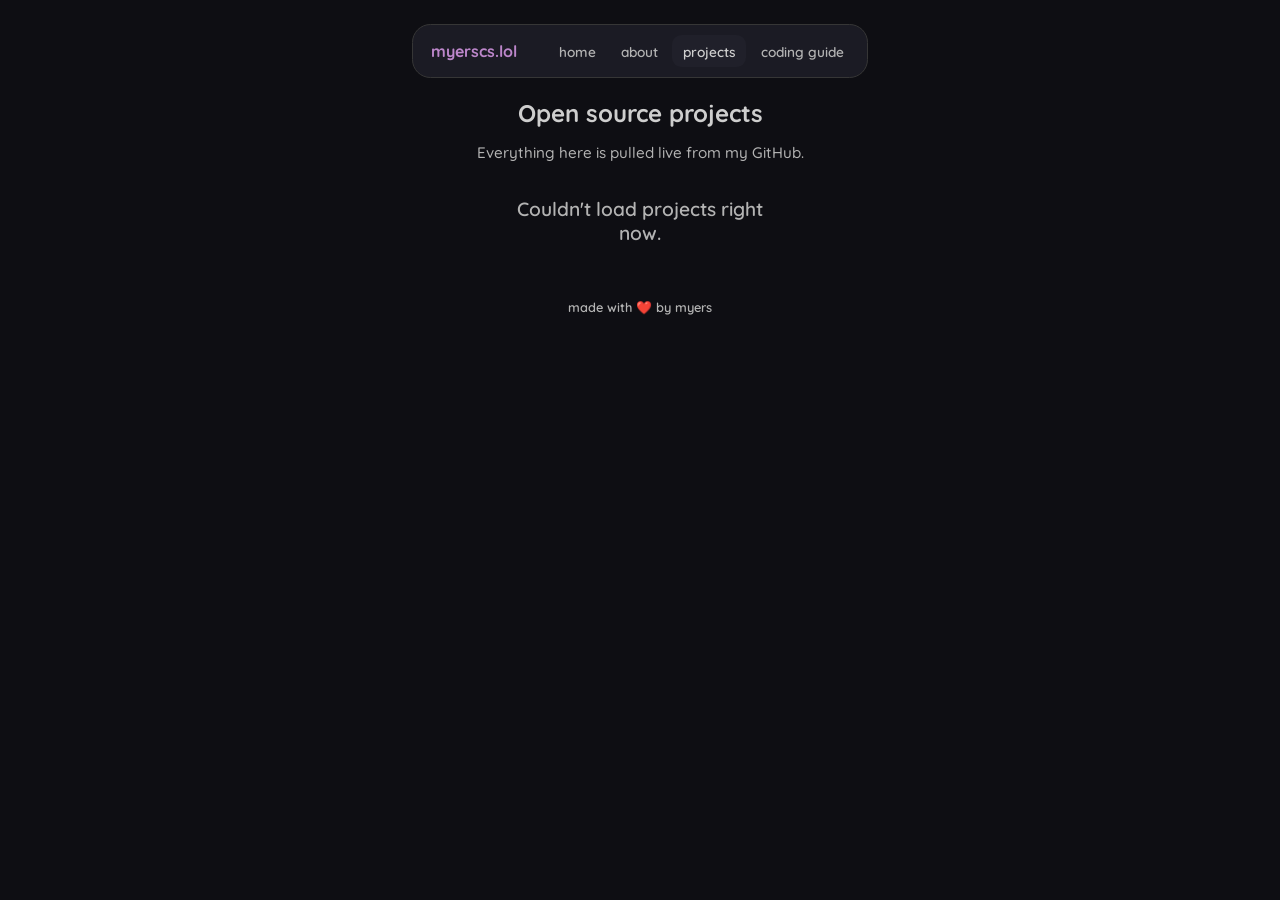
<file: projects.html>
<!doctype html>
<html lang="en">
  <head>
    <meta charset="UTF-8" />
    <meta name="viewport" content="width=device-width, initial-scale=1.0" />
    <title>myerscs.lol - projects</title>
    <link rel="icon" href="data:image/svg+xml,<svg xmlns='http://www.w3.org/2000/svg' viewBox='0 0 32 32'><rect width='32' height='32' rx='8' fill='%231b1b24'/><text x='16' y='23' font-family='sans-serif' font-weight='700' font-size='20' text-anchor='middle' fill='%23bc86ca'>m</text></svg>" />
    <link rel="stylesheet" href="style.css" />
  </head>
  <body data-page="projects">
    <nav class="navbar" id="navbar"></nav>
    <main class="page-transition">
      <div class="centered">
        <h2>Open source projects</h2>
        <p style="font-size: 0.95rem">
          Everything here is pulled live from my GitHub.
        </p>

        <div class="project-container" id="project-container">
          <div class="project-placeholder"><span class="project-empty">loading...</span></div>
        </div>
      </div>
    </main>
    <footer class="footer" id="footer"></footer>
    <script src="main.js"></script>
  </body>
</html>
</file>
<file: style.css>
/* imports */

@import url("https://fonts.googleapis.com/css2?family=Quicksand:wght@300..700&display=swap");

/* vars */

:root {
  --accent-color: #bc86ca;
  --border-primary: #363636;
  --border-active: #525252;

  --background-color: #0e0e13;
  --background-secondary: #1b1b24;
  --hover-color: #20202a;
  
  --text-primary: #cecece;
  --text-inactive: #b3b3b3;
}

/* misc */

body {
  background-color: var(--background-color);
  color: var(--text-primary);

  font-family: "Quicksand", sans-serif;
  font-optical-sizing: auto;
  font-style: normal;

  margin: 1.5rem;
}

.centered {
  display: flex;
  flex-direction: column;
  align-items: center;
  text-align: center;
  width: 100%;
}

.page-transition {
  animation: page-enter 0.28s ease-out both;
}

@keyframes page-enter {
  from {
    opacity: 0;
    transform: translateY(1rem);
  }
  to {
    opacity: 1;
    transform: translateY(0);
  }
}

@media (prefers-reduced-motion: reduce) {
  .page-transition {
    animation: none;
  }
}

/* text */

h1 {
  font-weight: 700;
}

h2:has(+ p) {
  margin-bottom: 0;
}

p {
  color: var(--text-inactive);
  font-size: 1.2rem;
  font-weight: 500;

  white-space: normal;
  overflow-wrap: break-word;

  max-width: 600px;
  width: 90%;
}

.accent {
  color: var(--accent-color);
  font-weight: 900;
}

.accent-gradient {
  background: linear-gradient(
    90deg,
    var(--accent-color) 0%,
    #cf9ab9 25%,
    var(--accent-color) 100%
  );
  background-size: 200% 100%;

  -webkit-background-clip: text;
  -webkit-text-fill-color: transparent;

  animation: shimmer 5s linear infinite;
}

@keyframes shimmer {
  0% {
    background-position: -200% 0;
  }
  100% {
    background-position: 200% 0;
  }
}

/* navbar */

.navbar {
  display: flex;
  align-items: center;
  justify-content: center;
  gap: 2rem;

  background-color: var(--background-secondary);
  padding: 0.65rem 0.8rem 0.65rem 1.1rem;
  width: fit-content;
  margin: auto;

  border: 1px solid var(--border-primary);
  border-radius: 1.15rem;
}

.navbar-brand {
  color: var(--accent-color);
  text-decoration: none;
  font-size: 1rem;
  font-weight: 700;
}

.navbar-links {
  display: flex;
  align-items: center;
  gap: 0.25rem;
}

.navbar-link {
  color: var(--text-inactive);
  text-decoration: none;
  font-size: 0.85rem;
  font-weight: 600;
  padding: 0.45rem 0.65rem;
  border-radius: 0.6rem;

  transition:
    color 0.2s ease-in-out,
    background-color 0.2s ease-in-out;
}

.navbar-link:hover {
  color: var(--text-primary);
}

.navbar-link-active {
  color: var(--text-primary);
  background-color: var(--hover-color);
}

/* links */

.link-container {
  display: flex;
  flex-wrap: wrap;
  flex-direction: row;
  justify-content: center;
  align-items: center;
  gap: 0.75rem;

  max-width: 600px;
}

.link-button {
  width: fit-content;
  display: inline-flex;
  align-items: center;
  gap: 0.5rem;

  text-decoration: none;
  text-wrap: none;

  padding: 0.65rem 1rem;
  background: var(--background-secondary);

  border-style: solid;
  border-color: var(--border-primary);
  border-width: 1px;
  border-radius: 1.25rem;

  transition:
    border-color 0.2s ease-in-out,
    background-color 0.2s ease-in-out;
}

.link-button:hover {
  border-color: var(--border-active);
  background-color: var(--hover-color);
}

.link-text-container {
  display: inline-flex;
  flex-direction: column;
  align-items: start;
}

.link-text-lower {
  color: var(--text-primary);
  font-weight: 600;
  font-size: 0.8rem;
}

.link-text-upper {
  color: var(--text-inactive);
  font-weight: 600;
  font-size: 0.6rem;
}

.link-icon {
  width: 20px;
  height: 20px;
  object-fit: contain;
  flex-shrink: 0;

  color: var(--accent-color);
}

/* project card */

.project-placeholder {
  height: 14rem;
  display: flex;
  align-items: center;
}

.project-container {
  display: flex;
  flex-wrap: wrap;
  flex-direction: row;
  justify-content: center;
  align-items: stretch;
  gap: 0.75rem;

  max-width: 90vw;
}

.project-card {
  width: 400px;
  min-height: 100px;
  max-width: 80vw;
  padding: 1rem;

  position: relative;
  display: flex;
  flex-direction: column;

  align-items: start;
  text-decoration: none;
  text-align: start;

  background: var(--background-secondary);
  border: 1px solid var(--border-primary);
  border-radius: 1.15rem;

  transition:
    border-color 0.2s ease-in-out,
    background-color 0.2s ease-in-out;
}

.project-card:hover {
  border-color: var(--border-active);
  background-color: var(--hover-color);
}

.project-title {
  color: var(--text-primary);
  font-size: 1.2rem;
  margin: 0 0 0.5rem;
  max-width: calc(100% - 2rem);
}

.project-description {
  flex: 1;

  color: var(--text-inactive);
  font-size: 0.85rem;
  line-height: 1.5;

  max-width: 100%;
  width: 100%;
  margin: 0 0 1.25rem;
}

.project-bottom-container {
  display: flex;
  align-items: center;
  flex-wrap: wrap;
  flex-direction: row;
  gap: 1rem;
  width: 100%;
  padding-top: 0.8rem;
  border-top: 1px solid var(--border-primary);
}

.project-lang,
.project-stars,
.project-forks {
  display: inline-flex;
  align-items: center;
  font-size: 0.85rem;
  font-weight: 700;
}

.project-lang {
  color: var(--text-inactive);
  display: flex;
  align-items: center;
}

.project-lang-dot {
  width: 10px;
  height: 10px;
  border-radius: 100%;
  margin-right: 0.4rem;
  transform: translateY(1px);
}

.project-stars {
  color: #d8bc58;
}

.project-forks {
  color: var(--text-inactive);
}

.project-faicon {
  margin-right: 0.4rem;
}

.project-icon {
  position: absolute;
  top: 1.15rem;
  right: 1.15rem;

  color: var(--text-inactive);
  pointer-events: none;
  transition: color 0.2s ease-in-out;
}

.project-card:hover .project-icon {
  color: var(--accent-color);
}

.closed-source-projects {
  width: 100%;
  margin-top: 2.5rem;
  text-align: center;
}

.closed-source-projects h2 {
  margin: 0 0 1rem;
}

.closed-source-projects .project-container {
  margin-inline: auto;
  justify-content: center;
}

.private-project-card:hover .project-icon {
  color: var(--text-inactive);
}

.project-links {
  gap: 0.6rem;
}

.project-link {
  display: inline-flex;
  align-items: center;
  gap: 0.4rem;
  padding: 0.45rem 0.65rem;

  color: var(--text-inactive);
  background-color: var(--background-secondary);
  border: 1px solid var(--border-primary);
  border-radius: 0.6rem;

  font-size: 0.75rem;
  font-weight: 700;
  text-decoration: none;

  transition:
    color 0.2s ease-in-out,
    border-color 0.2s ease-in-out,
    background-color 0.2s ease-in-out;
}

.project-link:hover {
  color: var(--text-primary);
  border-color: var(--border-active);
  background-color: var(--hover-color);
}

/* discord card */

.discord-card {
  width: 300px;
  height: 160px;
  margin-bottom: 1rem;

  position: relative;
  text-align: left;

  overflow: hidden;
  background: var(--background-secondary);
  border: 1px solid var(--border-primary);
  border-radius: 1rem;

  text-decoration: none;
  color: var(--text-primary);

  transition:
    border-color 0.2s ease-in-out,
    background-color 0.2s ease-in-out;
}

.discord-card:hover {
  border-color: var(--border-active);
  background-color: var(--hover-color);
}

.discord-card-username {
  font-weight: 700;
  font-size: 0.7rem;
  color: var(--text-inactive);
}

.discord-card-name {
  font-weight: 800;
  font-size: 1.1rem;
}

.discord-card-banner {
  width: 100%;
  height: 80px;
  object-fit: cover;
}

.discord-card-avatar-wrapper {
  position: absolute;
  top: 35px;
  left: 12px;

  width: 64px;
  height: 64px;
}

.discord-card-avatar,
.discord-card-avatar-deco {
  position: absolute;
  inset: 0;

  width: 100%;
  height: 100%;
}

.discord-card-avatar {
  border-radius: 50%;
  border: 3px solid var(--background-secondary);
  object-fit: cover;
}

.discord-card-avatar-deco {
  inset: -7%;
  width: 120%;
  height: 120%;

  object-fit: contain;
  pointer-events: none;
}

.discord-status {
  position: absolute;
  bottom: -5px;
  right: -4px;

  width: 14px;
  height: 14px;

  border-radius: 50%;
  border: 3px solid var(--background-secondary);
}

.discord-status-online {
  background: #3ba55d;
}

.discord-status-idle {
  background: #faa61a;
}

.discord-status-dnd {
  background: #ed4245;
}

.discord-status-offline {
  background: #747f8d;
}

.discord-card-content {
  margin-top: 25px;
  padding-left: 16px;
}

.discord-card-icon {
  position: absolute;
  top: 5.5rem;
  right: 0.8rem;

  color: var(--text-inactive);
  pointer-events: none;
}

/* footer */

.footer {
  margin: 2rem auto;
  width: fit-content;
  text-align: center;
}

.footer-text {
  text-decoration: none;
  color: var(--text-inactive);
  font-weight: 600;
  font-size: 0.8rem;
}

.footer-link {
  color: var(--text-primary);
  font-weight: 700;

  transition: color 0.2s ease-in-out;
}

.footer-link:hover {
  color: var(--accent-color);
}

/* misc */

.spinner {
  animation: spin 1s linear infinite;
}

.fingerprint-container {
  display: flex;
  align-items: center;
  gap: 8px;
}

.fingerprint-container code {
  line-height: 1;
}

.fingerprint-container button {
  color: var(--accent-color);
  display: flex;
  align-items: center;
  justify-content: center;
  padding: 0;
  border: 0;
  background: none;
}

.cat {
  width: 100px;
  position: fixed;
  bottom: 0;
  left: 0;
  opacity: 30%;
}

@keyframes spin {
  from {
    transform: rotate(0deg);
  }
  to {
    transform: rotate(360deg);
  }
}

@media (max-width: 480px) {
  .navbar {
    gap: 0.75rem;
    padding: 0.55rem 0.6rem 0.55rem 0.75rem;
  }

  .navbar-brand {
    font-size: 0.9rem;
  }

  .navbar-link {
    padding: 0.4rem 0.45rem;
    font-size: 0.75rem;
  }
}

.navbar-link {
  white-space: nowrap;
}

@media (max-width: 400px) {
  .navbar {
    gap: 0.4rem;
    padding: 0.5rem 0.45rem 0.5rem 0.65rem;
  }

  .navbar-brand {
    font-size: 0.8rem;
  }

  .navbar-links {
    gap: 0;
  }

  .navbar-link {
    padding: 0.4rem 0.35rem;
    font-size: 0.7rem;
  }
}

/* static-site additions */

html {
  background-color: var(--background-color);
}

.link-icon svg {
  width: 20px;
  height: 20px;
  display: block;
  fill: currentColor;
}

.discord-card {
  cursor: pointer;
  display: block;
  font: inherit;
  padding: 0;
}

.discord-card-banner {
  background: url("banner.png") center / cover no-repeat;
}

.discord-card-icon {
  width: 20px;
  height: 20px;
  fill: currentColor;
}

.discord-card-hint {
  position: absolute;
  bottom: 0.9rem;
  right: 0.8rem;
  font-size: 0.7rem;
  font-weight: 700;
  color: var(--text-inactive);
  transition: color 0.2s ease-in-out;
}

.discord-card:hover .discord-card-hint {
  color: var(--accent-color);
}

.project-empty {
  color: var(--text-inactive);
  font-weight: 600;
}

/* coding guide */

html {
  scroll-behavior: smooth;
}

.guide-section {
  display: flex;
  flex-direction: column;
  align-items: center;
  gap: 0.75rem;
  width: 100%;
  max-width: 700px;
  margin-top: 2.5rem;
  scroll-margin-top: 1.5rem;
}

.guide-section > h2 {
  margin-bottom: 0;
}

.guide-section > p {
  margin-top: 0.4rem;
}

.guide-card {
  width: 100%;
  box-sizing: border-box;
  padding: 1rem 1.15rem;
  text-align: start;

  background: var(--background-secondary);
  border: 1px solid var(--border-primary);
  border-radius: 1.15rem;
}

.guide-card h3 {
  margin: 0 0 0.6rem;
  color: var(--text-primary);
}

.guide-card ul {
  margin: 0.4rem 0;
  padding-left: 1.2rem;
  color: var(--text-inactive);
  font-weight: 500;
  line-height: 1.7;
}

.guide-card-warning {
  border-color: #5a3a44;
}

.guide-note {
  font-size: 0.9rem;
  width: 100%;
  max-width: 100%;
  margin: 0.4rem 0 0.6rem;
}

.guide-card code {
  font-family: Consolas, "Cascadia Code", monospace;
  font-size: 0.85rem;
  color: var(--accent-color);
}

.plugin-grid {
  display: flex;
  flex-wrap: wrap;
  gap: 0.45rem;
}

.plugin {
  font-family: Consolas, "Cascadia Code", monospace;
  font-size: 0.8rem;
  padding: 0.4rem 0.65rem;
  cursor: pointer;

  color: var(--text-primary);
  background-color: var(--background-color);
  border: 1px solid var(--border-primary);
  border-radius: 0.6rem;

  transition:
    color 0.2s ease-in-out,
    border-color 0.2s ease-in-out;
}

.plugin:hover {
  color: var(--accent-color);
  border-color: var(--border-active);
}

.plugin-copied,
.plugin-copied:hover {
  color: #3ba55d;
  border-color: #3ba55d;
}

pre.code {
  position: relative;
  margin: 0.5rem 0;
  padding: 0.85rem 1rem;
  overflow-x: auto;
  cursor: pointer;

  background-color: var(--background-color);
  border: 1px solid var(--border-primary);
  border-radius: 0.8rem;

  transition: border-color 0.2s ease-in-out;
}

pre.code:hover {
  border-color: var(--border-active);
}

pre.code code {
  color: var(--text-primary);
  font-size: 0.85rem;
  line-height: 1.5;
}

pre.code::after {
  content: "copy";
  position: absolute;
  top: 0.5rem;
  right: 0.7rem;
  font-family: "Quicksand", sans-serif;
  font-size: 0.7rem;
  font-weight: 700;
  color: var(--text-inactive);
}

pre.code.code-copied {
  border-color: #3ba55d;
}

pre.code.code-copied::after {
  content: "copied!";
  color: #3ba55d;
}

.guide-table {
  width: 100%;
  border-collapse: collapse;
  margin: 0.5rem 0;
  font-size: 0.85rem;
}

.guide-table th,
.guide-table td {
  padding: 0.45rem 0.6rem;
  text-align: start;
  border-bottom: 1px solid var(--border-primary);
}

.guide-table th {
  color: var(--text-primary);
}

.guide-table td {
  color: var(--text-inactive);
  font-weight: 500;
}

.def-search {
  width: 100%;
  box-sizing: border-box;
  padding: 0.7rem 1rem;

  font: inherit;
  font-size: 0.95rem;
  font-weight: 600;
  color: var(--text-primary);
  background-color: var(--background-secondary);
  border: 1px solid var(--border-primary);
  border-radius: 1rem;
  outline: none;

  transition: border-color 0.2s ease-in-out;
}

.def-search:focus {
  border-color: var(--accent-color);
}

.def-search::placeholder {
  color: var(--text-inactive);
}

.def-grid {
  display: grid;
  grid-template-columns: repeat(auto-fill, minmax(min(100%, 210px), 1fr));
  gap: 0.6rem;
  width: 100%;
}

.def {
  padding: 0.8rem 0.95rem;
  text-align: start;
  background: var(--background-secondary);
  border: 1px solid var(--border-primary);
  border-radius: 1rem;
  min-width: 0;
}

.def[hidden],
.def-none[hidden] {
  display: none;
}

.def h4 {
  margin: 0 0 0.3rem;
  color: var(--accent-color);
  font-size: 1rem;
}

.def p {
  margin: 0;
  width: 100%;
  font-size: 0.85rem;
  line-height: 1.45;
}

.def code {
  display: block;
  margin-top: 0.5rem;
  padding: 0.4rem 0.55rem;
  overflow-wrap: anywhere;

  font-family: Consolas, "Cascadia Code", monospace;
  font-size: 0.75rem;
  color: var(--text-primary);
  background-color: var(--background-color);
  border-radius: 0.5rem;
}

@media (max-width: 480px) {
  .guide-table code {
    font-size: 0.75rem;
    word-break: break-word;
  }
}
</file>
